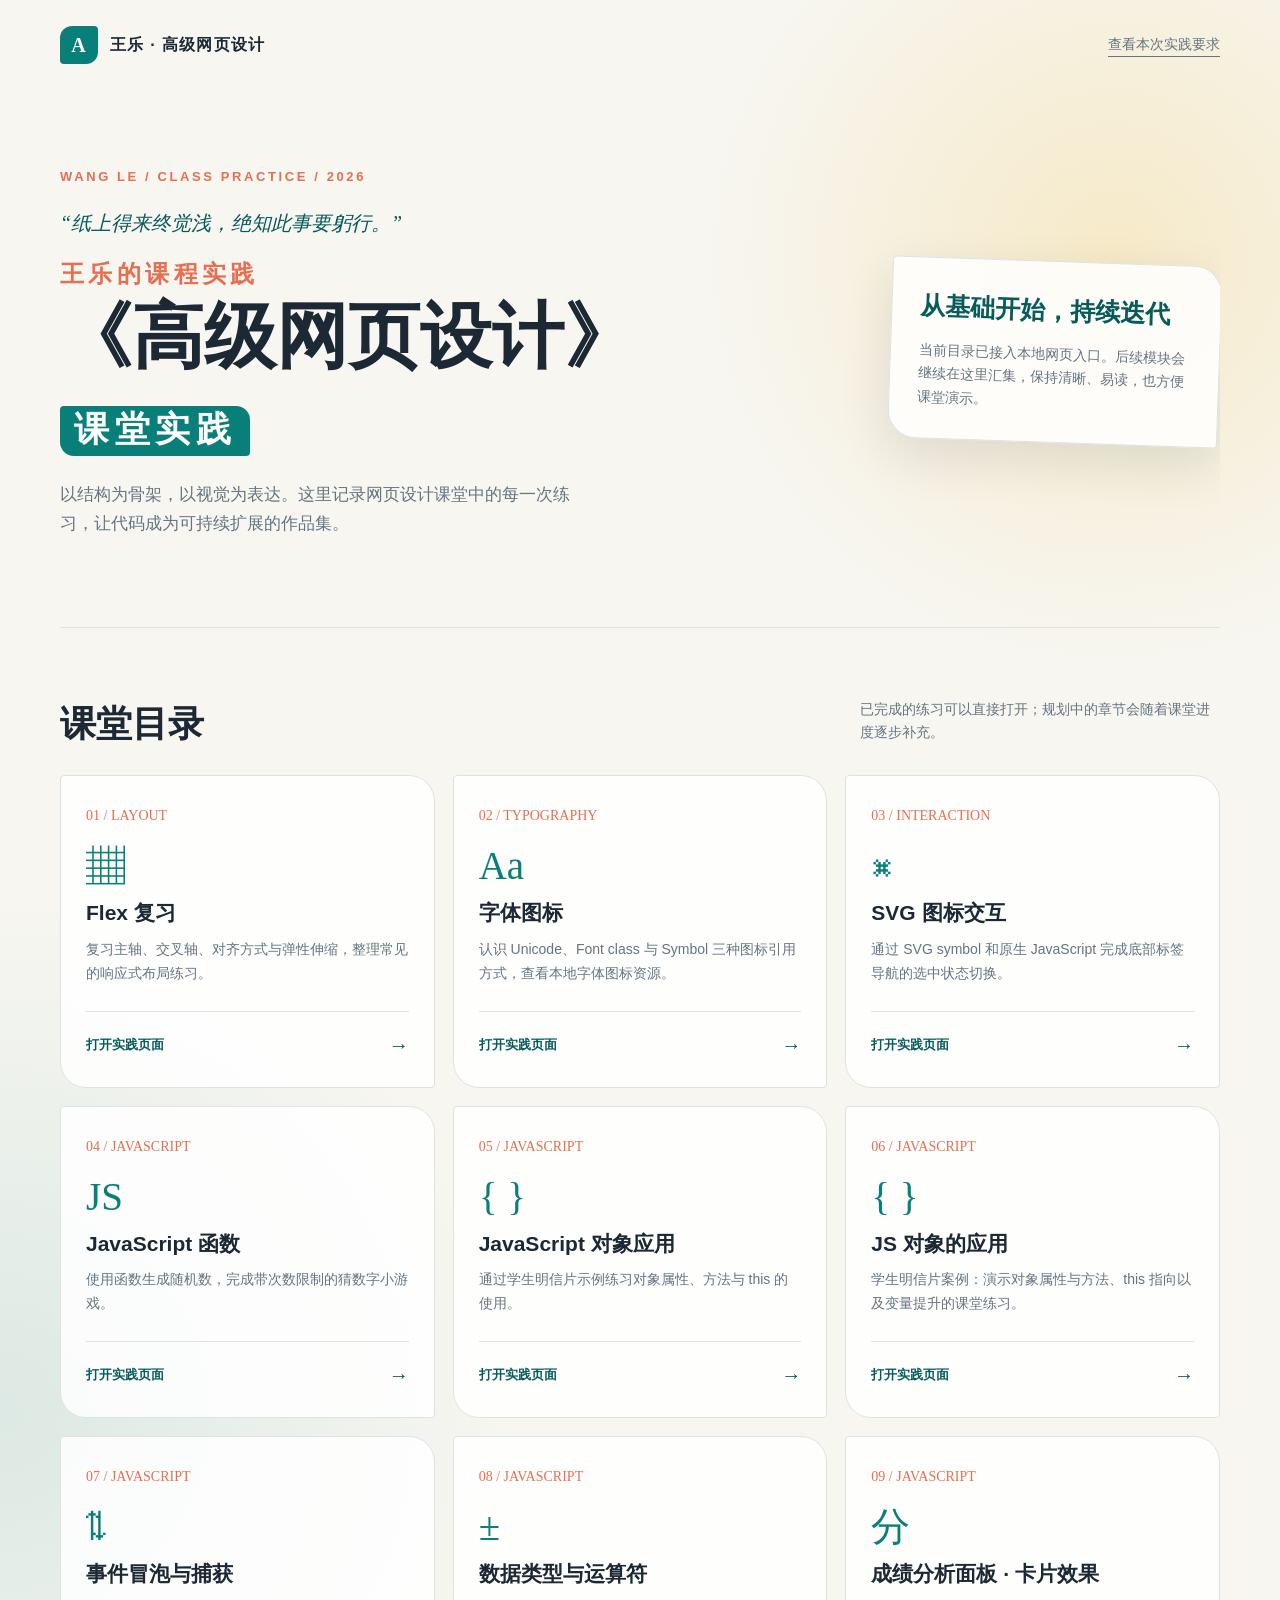
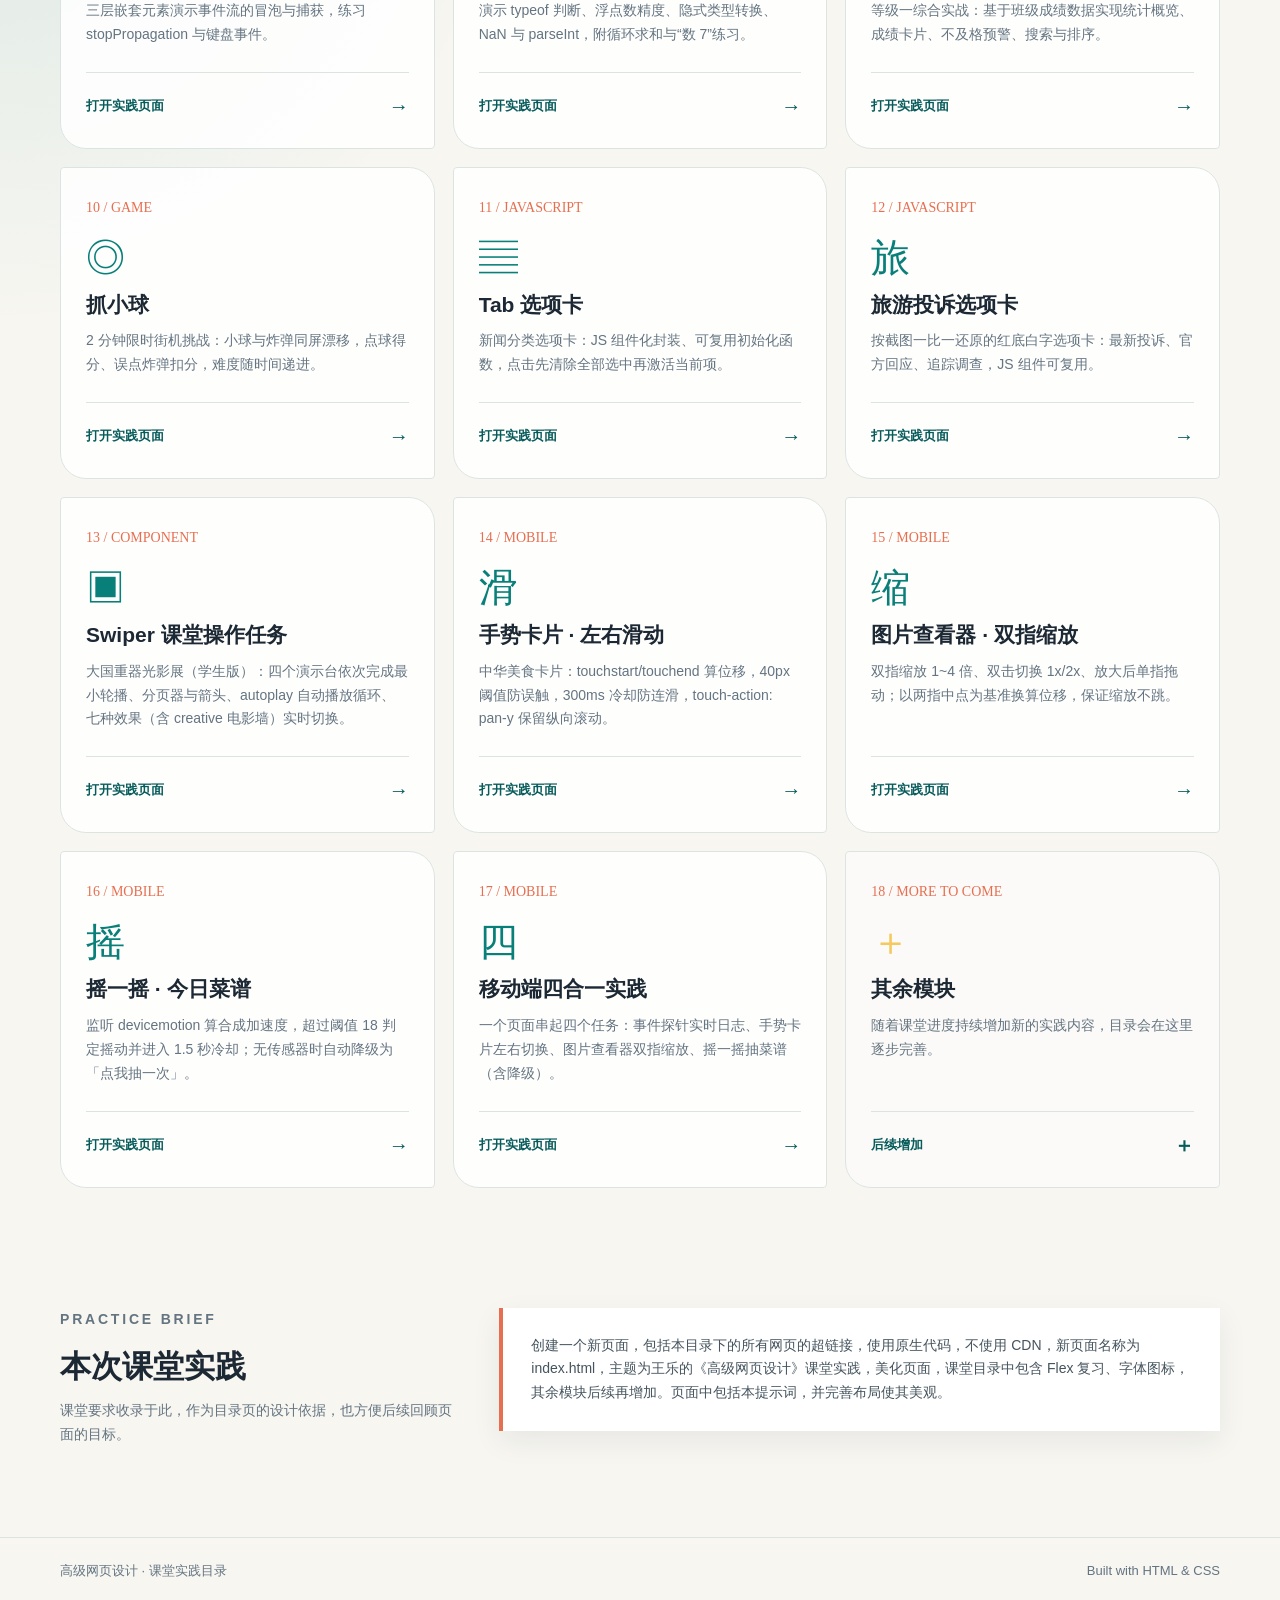
<file: index.html>
<!DOCTYPE html>
<html lang="zh-CN">
<head>
  <meta charset="UTF-8">
  <meta name="viewport" content="width=device-width, initial-scale=1.0">
  <meta name="description" content="王乐的《高级网页设计》课堂实践目录">
  <title>王乐的《高级网页设计》课堂实践</title>
  <style>
    :root {
      --ink: #1c2833;
      --muted: #647481;
      --paper: #f7f6f1;
      --card: rgba(255, 255, 255, 0.84);
      --line: #dce4e3;
      --teal: #087f78;
      --teal-dark: #075b5b;
      --coral: #e76f51;
      --yellow: #f4c95d;
      --shadow: 0 18px 50px rgba(28, 40, 51, 0.11);
    }

    * { box-sizing: border-box; }

    html { scroll-behavior: smooth; }

    body {
      margin: 0;
      color: var(--ink);
      background:
        radial-gradient(circle at 87% 8%, rgba(244, 201, 93, .28), transparent 26rem),
        radial-gradient(circle at 0% 44%, rgba(8, 127, 120, .11), transparent 32rem),
        var(--paper);
      font-family: "Microsoft YaHei", "PingFang SC", sans-serif;
      line-height: 1.7;
    }

    a { color: inherit; text-decoration: none; }

    .page-shell { width: min(1160px, calc(100% - 40px)); margin: 0 auto; }

    .topbar {
      display: flex;
      align-items: center;
      justify-content: space-between;
      padding: 26px 0;
      animation: appear .7s ease both;
    }

    .brand { display: flex; align-items: center; gap: 12px; font-weight: 700; letter-spacing: .08em; }
    .brand-mark {
      display: grid; place-items: center; width: 38px; height: 38px;
      color: #fff; background: var(--teal); border-radius: 12px 4px 12px 4px;
      font-family: Georgia, serif; font-size: 20px;
    }
    .top-link { color: var(--muted); font-size: 14px; border-bottom: 1px solid var(--muted); }

    .hero {
      position: relative; overflow: hidden; padding: 76px 0 88px;
      display: grid; grid-template-columns: 1.1fr .9fr; gap: 54px; align-items: center;
      border-bottom: 1px solid var(--line);
    }
    .eyebrow { margin: 0 0 18px; color: var(--coral); font-size: 13px; font-weight: 700; letter-spacing: .2em; }
    .motto { margin: 0 0 20px; color: var(--teal-dark); font-family: Georgia, "Times New Roman", serif; font-size: 20px; font-style: italic; }
    h1 { max-width: 720px; margin: 0; font-family: "Microsoft YaHei", "PingFang SC", sans-serif; font-size: clamp(40px, 6.4vw, 72px); line-height: 1.12; letter-spacing: 0; }
    .title-owner { display: block; margin-bottom: 8px; color: var(--coral); font-size: .34em; font-weight: 700; letter-spacing: .18em; }
    .title-main { display: block; color: var(--ink); font-weight: 900; }
    .title-practice { display: inline-block; margin-top: 10px; padding: 4px 14px 7px; color: #fff; background: var(--teal); border-radius: 4px 14px 4px 14px; font-size: .48em; font-weight: 700; letter-spacing: .16em; }
    .hero-copy { max-width: 540px; margin: 24px 0 0; color: var(--muted); font-size: 17px; }
    .hero-note { justify-self: end; max-width: 330px; padding: 28px; border: 1px solid var(--line); border-radius: 4px 28px 4px 28px; background: var(--card); box-shadow: var(--shadow); transform: rotate(2deg); }
    .hero-note strong { display: block; margin-bottom: 10px; color: var(--teal-dark); font-family: Georgia, serif; font-size: 25px; }
    .hero-note p { margin: 0; color: var(--muted); font-size: 14px; }

    .section { padding: 70px 0; }
    .section-heading { display: flex; align-items: end; justify-content: space-between; gap: 20px; margin-bottom: 30px; }
    h2 { margin: 0; font-family: Georgia, "Times New Roman", serif; font-size: 36px; line-height: 1.15; }
    .section-heading p { max-width: 360px; margin: 0; color: var(--muted); font-size: 14px; }

    .module-grid { display: grid; grid-template-columns: repeat(3, 1fr); gap: 18px; }
    .module {
      position: relative; display: flex; min-height: 270px; flex-direction: column; justify-content: space-between;
      padding: 25px; border: 1px solid var(--line); border-radius: 4px 26px 4px 26px; background: var(--card);
      transition: transform .25s ease, box-shadow .25s ease, border-color .25s ease;
      animation: appear .7s ease both;
    }
    .module:nth-child(2) { animation-delay: .1s; }
    .module:nth-child(3) { animation-delay: .2s; }
    .module:hover { transform: translateY(-7px); border-color: var(--teal); box-shadow: var(--shadow); }
    .module-number { color: var(--coral); font-family: Georgia, serif; font-size: 14px; }
    .module-icon { margin: 18px 0 10px; color: var(--teal); font-family: Georgia, serif; font-size: 39px; line-height: 1; }
    .module h3 { margin: 0 0 7px; font-size: 21px; }
    .module p { margin: 0; color: var(--muted); font-size: 14px; }
    .module-footer { display: flex; align-items: center; justify-content: space-between; margin-top: 25px; padding-top: 16px; border-top: 1px solid var(--line); color: var(--teal-dark); font-size: 13px; font-weight: 700; }
    .module-footer span:last-child { font-size: 20px; transition: transform .2s ease; }
    .module:hover .module-footer span:last-child { transform: translateX(5px); }
    .planned { opacity: .76; background: rgba(255,255,255,.48); }
    .planned .module-icon { color: var(--yellow); }

    .prompt-section { display: grid; grid-template-columns: .72fr 1.28fr; gap: 34px; align-items: start; padding: 50px 0 76px; }
    .prompt-intro h2 { font-size: 31px; }
    .prompt-intro p { color: var(--muted); font-size: 14px; }
    .prompt-box { margin: 0; padding: 26px 28px; border-left: 4px solid var(--coral); background: #fff; box-shadow: 0 10px 28px rgba(28,40,51,.07); color: #45545e; font-family: "Microsoft YaHei", sans-serif; font-size: 14px; white-space: pre-wrap; }

    footer { padding: 22px 0 30px; border-top: 1px solid var(--line); color: var(--muted); font-size: 13px; }
    .footer-inner { display: flex; justify-content: space-between; gap: 20px; }

    @keyframes appear { from { opacity: 0; transform: translateY(14px); } to { opacity: 1; transform: translateY(0); } }
    @media (max-width: 760px) {
      .page-shell { width: min(100% - 28px, 620px); }
      .topbar { padding: 18px 0; }
      .hero { display: block; padding: 54px 0 60px; }
      .hero-note { margin-top: 38px; transform: none; }
      .section { padding: 52px 0; }
      .section-heading, .footer-inner { display: block; }
      .section-heading p { margin-top: 14px; }
      .module-grid, .prompt-section { grid-template-columns: 1fr; }
      .module { min-height: 235px; }
      .prompt-box { margin-top: 6px; padding: 20px; }
      footer { padding-bottom: 24px; }
    }
  </style>
</head>
<body>
  <header class="page-shell topbar">
    <a class="brand" href="index.html" aria-label="返回课堂首页">
      <span class="brand-mark">A</span>
      <span>王乐 · 高级网页设计</span>
    </a>
    <a class="top-link" href="#prompt">查看本次实践要求</a>
  </header>

  <main>
    <section class="page-shell hero">
      <div>
        <p class="eyebrow">WANG LE / CLASS PRACTICE / 2026</p>
        <blockquote class="motto">“纸上得来终觉浅，绝知此事要躬行。”</blockquote>
        <h1>
          <span class="title-owner">王乐的课程实践</span>
          <span class="title-main">《高级网页设计》</span>
          <span class="title-practice">课堂实践</span>
        </h1>
        <p class="hero-copy">以结构为骨架，以视觉为表达。这里记录网页设计课堂中的每一次练习，让代码成为可持续扩展的作品集。</p>
      </div>
      <aside class="hero-note">
        <strong>从基础开始，持续迭代</strong>
        <p>当前目录已接入本地网页入口。后续模块会继续在这里汇集，保持清晰、易读，也方便课堂演示。</p>
      </aside>
    </section>

    <section class="page-shell section" id="modules">
      <div class="section-heading">
        <h2>课堂目录</h2>
        <p>已完成的练习可以直接打开；规划中的章节会随着课堂进度逐步补充。</p>
      </div>
      <div class="module-grid">
        <a class="module" href="9.2.html">
          <div>
            <span class="module-number">01 / LAYOUT</span>
            <div class="module-icon">▦</div>
            <h3>Flex 复习</h3>
            <p>复习主轴、交叉轴、对齐方式与弹性伸缩，整理常见的响应式布局练习。</p>
          </div>
          <div class="module-footer"><span>打开实践页面</span><span>→</span></div>
        </a>
        <a class="module" href="demo_index.html">
          <div>
            <span class="module-number">02 / TYPOGRAPHY</span>
            <div class="module-icon">Aa</div>
            <h3>字体图标</h3>
            <p>认识 Unicode、Font class 与 Symbol 三种图标引用方式，查看本地字体图标资源。</p>
          </div>
          <div class="module-footer"><span>打开实践页面</span><span>→</span></div>
        </a>
        <a class="module" href="svg005.html">
          <div>
            <span class="module-number">03 / INTERACTION</span>
            <div class="module-icon">⌘</div>
            <h3>SVG 图标交互</h3>
            <p>通过 SVG symbol 和原生 JavaScript 完成底部标签导航的选中状态切换。</p>
          </div>
          <div class="module-footer"><span>打开实践页面</span><span>→</span></div>
        </a>
        <a class="module" href="function005.html">
          <div>
            <span class="module-number">04 / JAVASCRIPT</span>
            <div class="module-icon">JS</div>
            <h3>JavaScript 函数</h3>
            <p>使用函数生成随机数，完成带次数限制的猜数字小游戏。</p>
          </div>
          <div class="module-footer"><span>打开实践页面</span><span>→</span></div>
        </a>
        <a class="module" href="JS_obj_fun005.html">
          <div>
            <span class="module-number">05 / JAVASCRIPT</span>
            <div class="module-icon">{ }</div>
            <h3>JavaScript 对象应用</h3>
            <p>通过学生明信片示例练习对象属性、方法与 this 的使用。</p>
          </div>
          <div class="module-footer"><span>打开实践页面</span><span>→</span></div>
        </a>
        <a class="module" href="JS_boj_apply.html">
          <div>
            <span class="module-number">06 / JAVASCRIPT</span>
            <div class="module-icon">{ }</div>
            <h3>JS 对象的应用</h3>
            <p>学生明信片案例：演示对象属性与方法、this 指向以及变量提升的课堂练习。</p>
          </div>
          <div class="module-footer"><span>打开实践页面</span><span>→</span></div>
        </a>
        <a class="module" href="event005.html">
          <div>
            <span class="module-number">07 / JAVASCRIPT</span>
            <div class="module-icon">⇅</div>
            <h3>事件冒泡与捕获</h3>
            <p>三层嵌套元素演示事件流的冒泡与捕获，练习 stopPropagation 与键盘事件。</p>
          </div>
          <div class="module-footer"><span>打开实践页面</span><span>→</span></div>
        </a>
        <a class="module" href="dateType.html">
          <div>
            <span class="module-number">08 / JAVASCRIPT</span>
            <div class="module-icon">±</div>
            <h3>数据类型与运算符</h3>
            <p>演示 typeof 判断、浮点数精度、隐式类型转换、NaN 与 parseInt，附循环求和与“数 7”练习。</p>
          </div>
          <div class="module-footer"><span>打开实践页面</span><span>→</span></div>
        </a>
        <a class="module" href="starter-level1-0206+wl.html">
          <div>
            <span class="module-number">09 / JAVASCRIPT</span>
            <div class="module-icon">分</div>
            <h3>成绩分析面板 · 卡片效果</h3>
            <p>等级一综合实战：基于班级成绩数据实现统计概览、成绩卡片、不及格预警、搜索与排序。</p>
          </div>
          <div class="module-footer"><span>打开实践页面</span><span>→</span></div>
        </a>
        <a class="module" href="youxi.html">
          <div>
            <span class="module-number">10 / GAME</span>
            <div class="module-icon">◎</div>
            <h3>抓小球</h3>
            <p>2 分钟限时街机挑战：小球与炸弹同屏漂移，点球得分、误点炸弹扣分，难度随时间递进。</p>
          </div>
          <div class="module-footer"><span>打开实践页面</span><span>→</span></div>
        </a>
        <a class="module" href="tab.html">
          <div>
            <span class="module-number">11 / JAVASCRIPT</span>
            <div class="module-icon">▤</div>
            <h3>Tab 选项卡</h3>
            <p>新闻分类选项卡：JS 组件化封装、可复用初始化函数，点击先清除全部选中再激活当前项。</p>
          </div>
          <div class="module-footer"><span>打开实践页面</span><span>→</span></div>
        </a>
        <a class="module" href="tousu.html">
          <div>
            <span class="module-number">12 / JAVASCRIPT</span>
            <div class="module-icon">旅</div>
            <h3>旅游投诉选项卡</h3>
            <p>按截图一比一还原的红底白字选项卡：最新投诉、官方回应、追踪调查，JS 组件可复用。</p>
          </div>
          <div class="module-footer"><span>打开实践页面</span><span>→</span></div>
        </a>
        <a class="module" href="swiper-task.html">
          <div>
            <span class="module-number">13 / COMPONENT</span>
            <div class="module-icon">▣</div>
            <h3>Swiper 课堂操作任务</h3>
            <p>大国重器光影展（学生版）：四个演示台依次完成最小轮播、分页器与箭头、autoplay 自动播放循环、七种效果（含 creative 电影墙）实时切换。</p>
          </div>
          <div class="module-footer"><span>打开实践页面</span><span>→</span></div>
        </a>
        <a class="module" href="mobile-gesture.html">
          <div>
            <span class="module-number">14 / MOBILE</span>
            <div class="module-icon">滑</div>
            <h3>手势卡片 · 左右滑动</h3>
            <p>中华美食卡片：touchstart/touchend 算位移，40px 阈值防误触，300ms 冷却防连滑，touch-action: pan-y 保留纵向滚动。</p>
          </div>
          <div class="module-footer"><span>打开实践页面</span><span>→</span></div>
        </a>
        <a class="module" href="mobile-zoom.html">
          <div>
            <span class="module-number">15 / MOBILE</span>
            <div class="module-icon">缩</div>
            <h3>图片查看器 · 双指缩放</h3>
            <p>双指缩放 1~4 倍、双击切换 1x/2x、放大后单指拖动；以两指中点为基准换算位移，保证缩放不跳。</p>
          </div>
          <div class="module-footer"><span>打开实践页面</span><span>→</span></div>
        </a>
        <a class="module" href="mobile-sensor.html">
          <div>
            <span class="module-number">16 / MOBILE</span>
            <div class="module-icon">摇</div>
            <h3>摇一摇 · 今日菜谱</h3>
            <p>监听 devicemotion 算合成加速度，超过阈值 18 判定摇动并进入 1.5 秒冷却；无传感器时自动降级为「点我抽一次」。</p>
          </div>
          <div class="module-footer"><span>打开实践页面</span><span>→</span></div>
        </a>
        <a class="module" href="mobile-tasks.html">
          <div>
            <span class="module-number">17 / MOBILE</span>
            <div class="module-icon">四</div>
            <h3>移动端四合一实践</h3>
            <p>一个页面串起四个任务：事件探针实时日志、手势卡片左右切换、图片查看器双指缩放、摇一摇抽菜谱（含降级）。</p>
          </div>
          <div class="module-footer"><span>打开实践页面</span><span>→</span></div>
        </a>
        <article class="module planned">
          <div>
            <span class="module-number">18 / MORE TO COME</span>
            <div class="module-icon">＋</div>
            <h3>其余模块</h3>
            <p>随着课堂进度持续增加新的实践内容，目录会在这里逐步完善。</p>
          </div>
          <div class="module-footer"><span>后续增加</span><span>＋</span></div>
        </article>
      </div>
    </section>

    <section class="page-shell prompt-section" id="prompt">
      <div class="prompt-intro">
        <p class="eyebrow">PRACTICE BRIEF</p>
        <h2>本次课堂实践</h2>
        <p>课堂要求收录于此，作为目录页的设计依据，也方便后续回顾页面的目标。</p>
      </div>
      <blockquote class="prompt-box">创建一个新页面，包括本目录下的所有网页的超链接，使用原生代码，不使用 CDN，新页面名称为 index.html，主题为王乐的《高级网页设计》课堂实践，美化页面，课堂目录中包含 Flex 复习、字体图标，其余模块后续再增加。页面中包括本提示词，并完善布局使其美观。</blockquote>
    </section>
  </main>

  <footer>
    <div class="page-shell footer-inner">
      <span>高级网页设计 · 课堂实践目录</span>
      <span>Built with HTML &amp; CSS</span>
    </div>
  </footer>
</body>
</html>
</file>
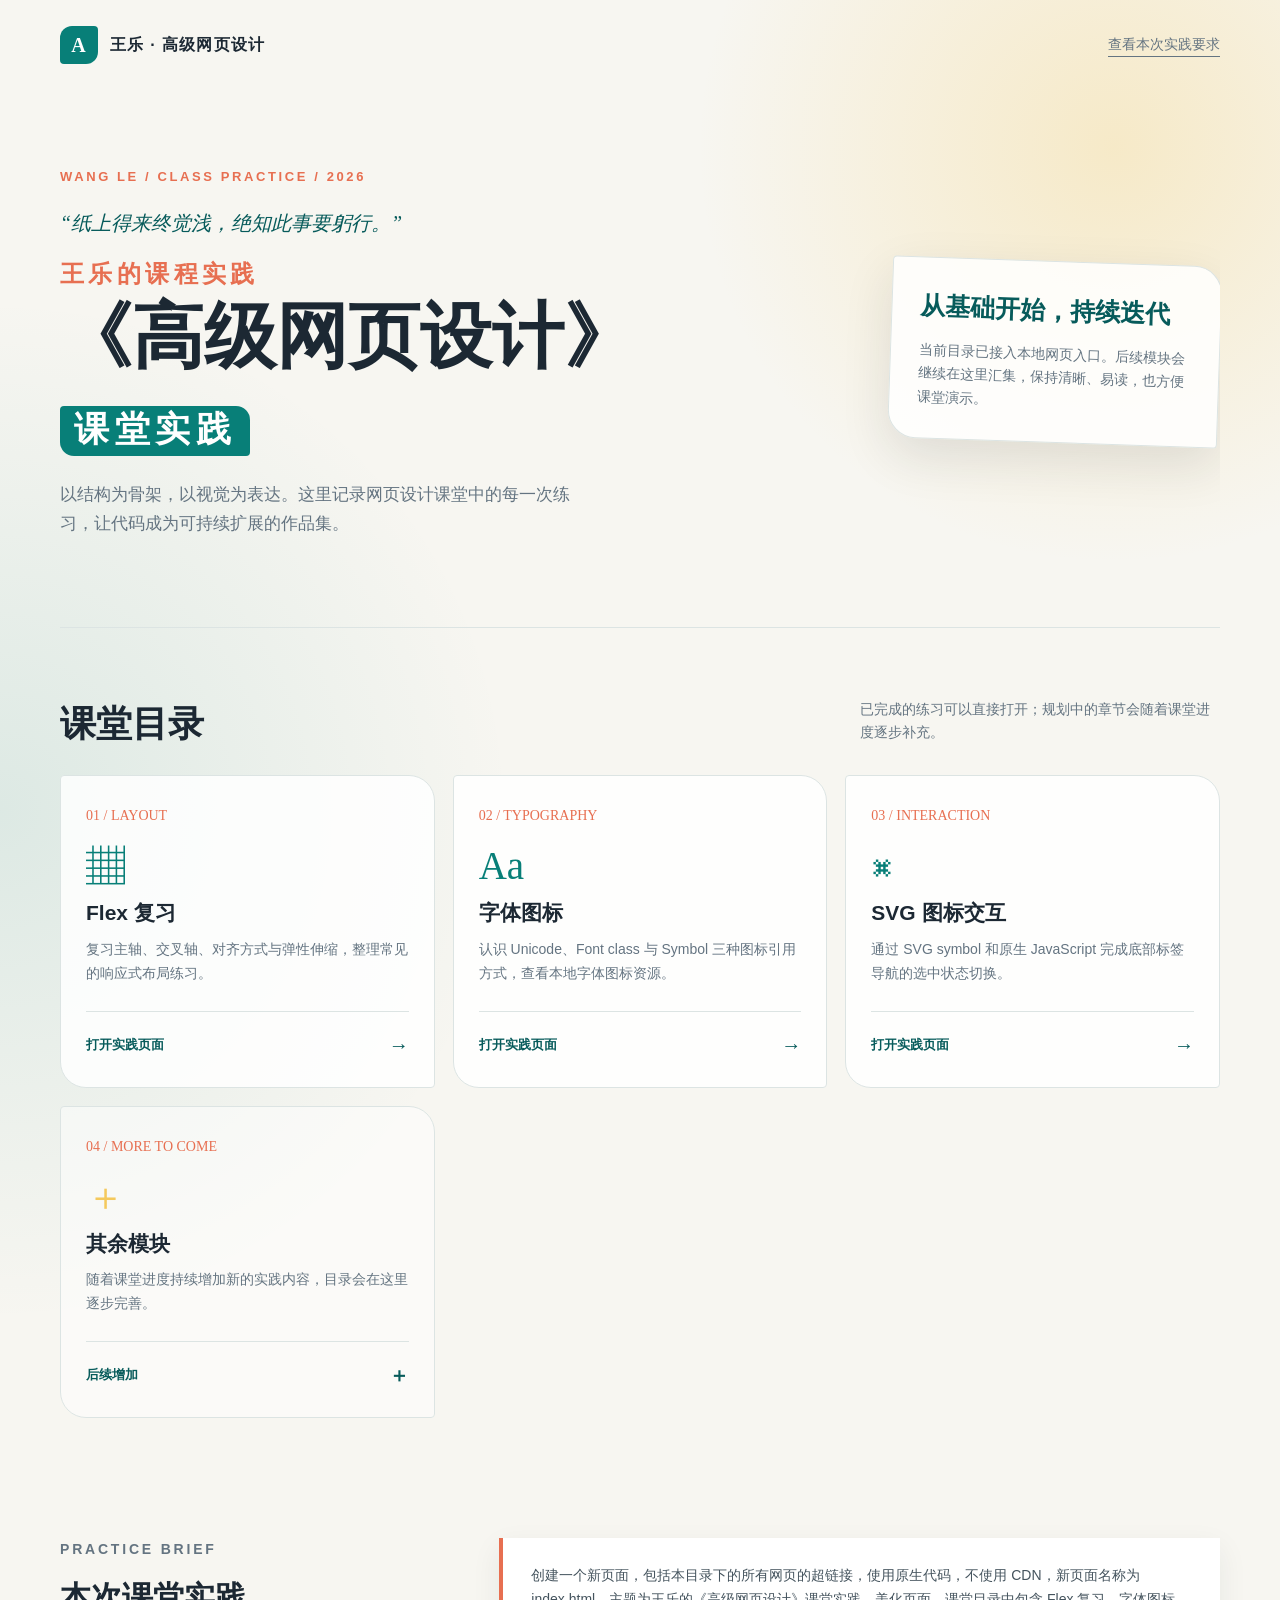
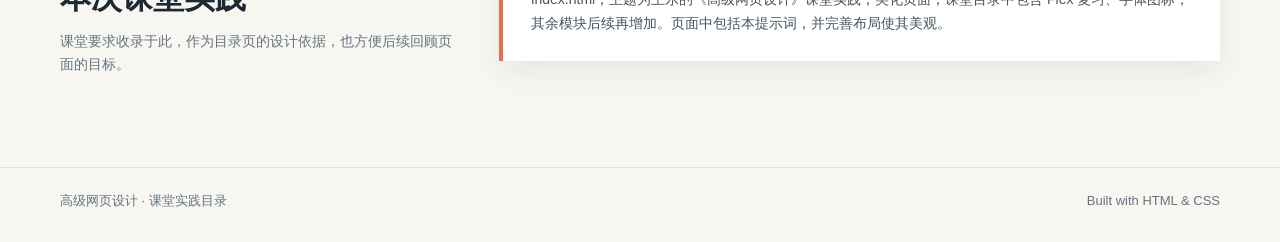
<file: 24002120206/index.html>
<!DOCTYPE html>
<html lang="zh-CN">
<head>
  <meta charset="UTF-8">
  <meta name="viewport" content="width=device-width, initial-scale=1.0">
  <meta name="description" content="王乐的《高级网页设计》课堂实践目录">
  <title>王乐的《高级网页设计》课堂实践</title>
  <style>
    :root {
      --ink: #1c2833;
      --muted: #647481;
      --paper: #f7f6f1;
      --card: rgba(255, 255, 255, 0.84);
      --line: #dce4e3;
      --teal: #087f78;
      --teal-dark: #075b5b;
      --coral: #e76f51;
      --yellow: #f4c95d;
      --shadow: 0 18px 50px rgba(28, 40, 51, 0.11);
    }

    * { box-sizing: border-box; }

    html { scroll-behavior: smooth; }

    body {
      margin: 0;
      color: var(--ink);
      background:
        radial-gradient(circle at 87% 8%, rgba(244, 201, 93, .28), transparent 26rem),
        radial-gradient(circle at 0% 44%, rgba(8, 127, 120, .11), transparent 32rem),
        var(--paper);
      font-family: "Microsoft YaHei", "PingFang SC", sans-serif;
      line-height: 1.7;
    }

    a { color: inherit; text-decoration: none; }

    .page-shell { width: min(1160px, calc(100% - 40px)); margin: 0 auto; }

    .topbar {
      display: flex;
      align-items: center;
      justify-content: space-between;
      padding: 26px 0;
      animation: appear .7s ease both;
    }

    .brand { display: flex; align-items: center; gap: 12px; font-weight: 700; letter-spacing: .08em; }
    .brand-mark {
      display: grid; place-items: center; width: 38px; height: 38px;
      color: #fff; background: var(--teal); border-radius: 12px 4px 12px 4px;
      font-family: Georgia, serif; font-size: 20px;
    }
    .top-link { color: var(--muted); font-size: 14px; border-bottom: 1px solid var(--muted); }

    .hero {
      position: relative; overflow: hidden; padding: 76px 0 88px;
      display: grid; grid-template-columns: 1.1fr .9fr; gap: 54px; align-items: center;
      border-bottom: 1px solid var(--line);
    }
    .eyebrow { margin: 0 0 18px; color: var(--coral); font-size: 13px; font-weight: 700; letter-spacing: .2em; }
    .motto { margin: 0 0 20px; color: var(--teal-dark); font-family: Georgia, "Times New Roman", serif; font-size: 20px; font-style: italic; }
    h1 { max-width: 720px; margin: 0; font-family: "Microsoft YaHei", "PingFang SC", sans-serif; font-size: clamp(40px, 6.4vw, 72px); line-height: 1.12; letter-spacing: 0; }
    .title-owner { display: block; margin-bottom: 8px; color: var(--coral); font-size: .34em; font-weight: 700; letter-spacing: .18em; }
    .title-main { display: block; color: var(--ink); font-weight: 900; }
    .title-practice { display: inline-block; margin-top: 10px; padding: 4px 14px 7px; color: #fff; background: var(--teal); border-radius: 4px 14px 4px 14px; font-size: .48em; font-weight: 700; letter-spacing: .16em; }
    .hero-copy { max-width: 540px; margin: 24px 0 0; color: var(--muted); font-size: 17px; }
    .hero-note { justify-self: end; max-width: 330px; padding: 28px; border: 1px solid var(--line); border-radius: 4px 28px 4px 28px; background: var(--card); box-shadow: var(--shadow); transform: rotate(2deg); }
    .hero-note strong { display: block; margin-bottom: 10px; color: var(--teal-dark); font-family: Georgia, serif; font-size: 25px; }
    .hero-note p { margin: 0; color: var(--muted); font-size: 14px; }

    .section { padding: 70px 0; }
    .section-heading { display: flex; align-items: end; justify-content: space-between; gap: 20px; margin-bottom: 30px; }
    h2 { margin: 0; font-family: Georgia, "Times New Roman", serif; font-size: 36px; line-height: 1.15; }
    .section-heading p { max-width: 360px; margin: 0; color: var(--muted); font-size: 14px; }

    .module-grid { display: grid; grid-template-columns: repeat(3, 1fr); gap: 18px; }
    .module {
      position: relative; display: flex; min-height: 270px; flex-direction: column; justify-content: space-between;
      padding: 25px; border: 1px solid var(--line); border-radius: 4px 26px 4px 26px; background: var(--card);
      transition: transform .25s ease, box-shadow .25s ease, border-color .25s ease;
      animation: appear .7s ease both;
    }
    .module:nth-child(2) { animation-delay: .1s; }
    .module:nth-child(3) { animation-delay: .2s; }
    .module:hover { transform: translateY(-7px); border-color: var(--teal); box-shadow: var(--shadow); }
    .module-number { color: var(--coral); font-family: Georgia, serif; font-size: 14px; }
    .module-icon { margin: 18px 0 10px; color: var(--teal); font-family: Georgia, serif; font-size: 39px; line-height: 1; }
    .module h3 { margin: 0 0 7px; font-size: 21px; }
    .module p { margin: 0; color: var(--muted); font-size: 14px; }
    .module-footer { display: flex; align-items: center; justify-content: space-between; margin-top: 25px; padding-top: 16px; border-top: 1px solid var(--line); color: var(--teal-dark); font-size: 13px; font-weight: 700; }
    .module-footer span:last-child { font-size: 20px; transition: transform .2s ease; }
    .module:hover .module-footer span:last-child { transform: translateX(5px); }
    .planned { opacity: .76; background: rgba(255,255,255,.48); }
    .planned .module-icon { color: var(--yellow); }

    .prompt-section { display: grid; grid-template-columns: .72fr 1.28fr; gap: 34px; align-items: start; padding: 50px 0 76px; }
    .prompt-intro h2 { font-size: 31px; }
    .prompt-intro p { color: var(--muted); font-size: 14px; }
    .prompt-box { margin: 0; padding: 26px 28px; border-left: 4px solid var(--coral); background: #fff; box-shadow: 0 10px 28px rgba(28,40,51,.07); color: #45545e; font-family: "Microsoft YaHei", sans-serif; font-size: 14px; white-space: pre-wrap; }

    footer { padding: 22px 0 30px; border-top: 1px solid var(--line); color: var(--muted); font-size: 13px; }
    .footer-inner { display: flex; justify-content: space-between; gap: 20px; }

    @keyframes appear { from { opacity: 0; transform: translateY(14px); } to { opacity: 1; transform: translateY(0); } }
    @media (max-width: 760px) {
      .page-shell { width: min(100% - 28px, 620px); }
      .topbar { padding: 18px 0; }
      .hero { display: block; padding: 54px 0 60px; }
      .hero-note { margin-top: 38px; transform: none; }
      .section { padding: 52px 0; }
      .section-heading, .footer-inner { display: block; }
      .section-heading p { margin-top: 14px; }
      .module-grid, .prompt-section { grid-template-columns: 1fr; }
      .module { min-height: 235px; }
      .prompt-box { margin-top: 6px; padding: 20px; }
      footer { padding-bottom: 24px; }
    }
  </style>
</head>
<body>
  <header class="page-shell topbar">
    <a class="brand" href="index.html" aria-label="返回课堂首页">
      <span class="brand-mark">A</span>
      <span>王乐 · 高级网页设计</span>
    </a>
    <a class="top-link" href="#prompt">查看本次实践要求</a>
  </header>

  <main>
    <section class="page-shell hero">
      <div>
        <p class="eyebrow">WANG LE / CLASS PRACTICE / 2026</p>
        <blockquote class="motto">“纸上得来终觉浅，绝知此事要躬行。”</blockquote>
        <h1>
          <span class="title-owner">王乐的课程实践</span>
          <span class="title-main">《高级网页设计》</span>
          <span class="title-practice">课堂实践</span>
        </h1>
        <p class="hero-copy">以结构为骨架，以视觉为表达。这里记录网页设计课堂中的每一次练习，让代码成为可持续扩展的作品集。</p>
      </div>
      <aside class="hero-note">
        <strong>从基础开始，持续迭代</strong>
        <p>当前目录已接入本地网页入口。后续模块会继续在这里汇集，保持清晰、易读，也方便课堂演示。</p>
      </aside>
    </section>

    <section class="page-shell section" id="modules">
      <div class="section-heading">
        <h2>课堂目录</h2>
        <p>已完成的练习可以直接打开；规划中的章节会随着课堂进度逐步补充。</p>
      </div>
      <div class="module-grid">
        <a class="module" href="9.2.html">
          <div>
            <span class="module-number">01 / LAYOUT</span>
            <div class="module-icon">▦</div>
            <h3>Flex 复习</h3>
            <p>复习主轴、交叉轴、对齐方式与弹性伸缩，整理常见的响应式布局练习。</p>
          </div>
          <div class="module-footer"><span>打开实践页面</span><span>→</span></div>
        </a>
        <a class="module" href="demo_index.html">
          <div>
            <span class="module-number">02 / TYPOGRAPHY</span>
            <div class="module-icon">Aa</div>
            <h3>字体图标</h3>
            <p>认识 Unicode、Font class 与 Symbol 三种图标引用方式，查看本地字体图标资源。</p>
          </div>
          <div class="module-footer"><span>打开实践页面</span><span>→</span></div>
        </a>
        <a class="module" href="svg005.html">
          <div>
            <span class="module-number">03 / INTERACTION</span>
            <div class="module-icon">⌘</div>
            <h3>SVG 图标交互</h3>
            <p>通过 SVG symbol 和原生 JavaScript 完成底部标签导航的选中状态切换。</p>
          </div>
          <div class="module-footer"><span>打开实践页面</span><span>→</span></div>
        </a>
        <article class="module planned">
          <div>
            <span class="module-number">04 / MORE TO COME</span>
            <div class="module-icon">＋</div>
            <h3>其余模块</h3>
            <p>随着课堂进度持续增加新的实践内容，目录会在这里逐步完善。</p>
          </div>
          <div class="module-footer"><span>后续增加</span><span>＋</span></div>
        </article>
      </div>
    </section>

    <section class="page-shell prompt-section" id="prompt">
      <div class="prompt-intro">
        <p class="eyebrow">PRACTICE BRIEF</p>
        <h2>本次课堂实践</h2>
        <p>课堂要求收录于此，作为目录页的设计依据，也方便后续回顾页面的目标。</p>
      </div>
      <blockquote class="prompt-box">创建一个新页面，包括本目录下的所有网页的超链接，使用原生代码，不使用 CDN，新页面名称为 index.html，主题为王乐的《高级网页设计》课堂实践，美化页面，课堂目录中包含 Flex 复习、字体图标，其余模块后续再增加。页面中包括本提示词，并完善布局使其美观。</blockquote>
    </section>
  </main>

  <footer>
    <div class="page-shell footer-inner">
      <span>高级网页设计 · 课堂实践目录</span>
      <span>Built with HTML &amp; CSS</span>
    </div>
  </footer>
</body>
</html>
</file>
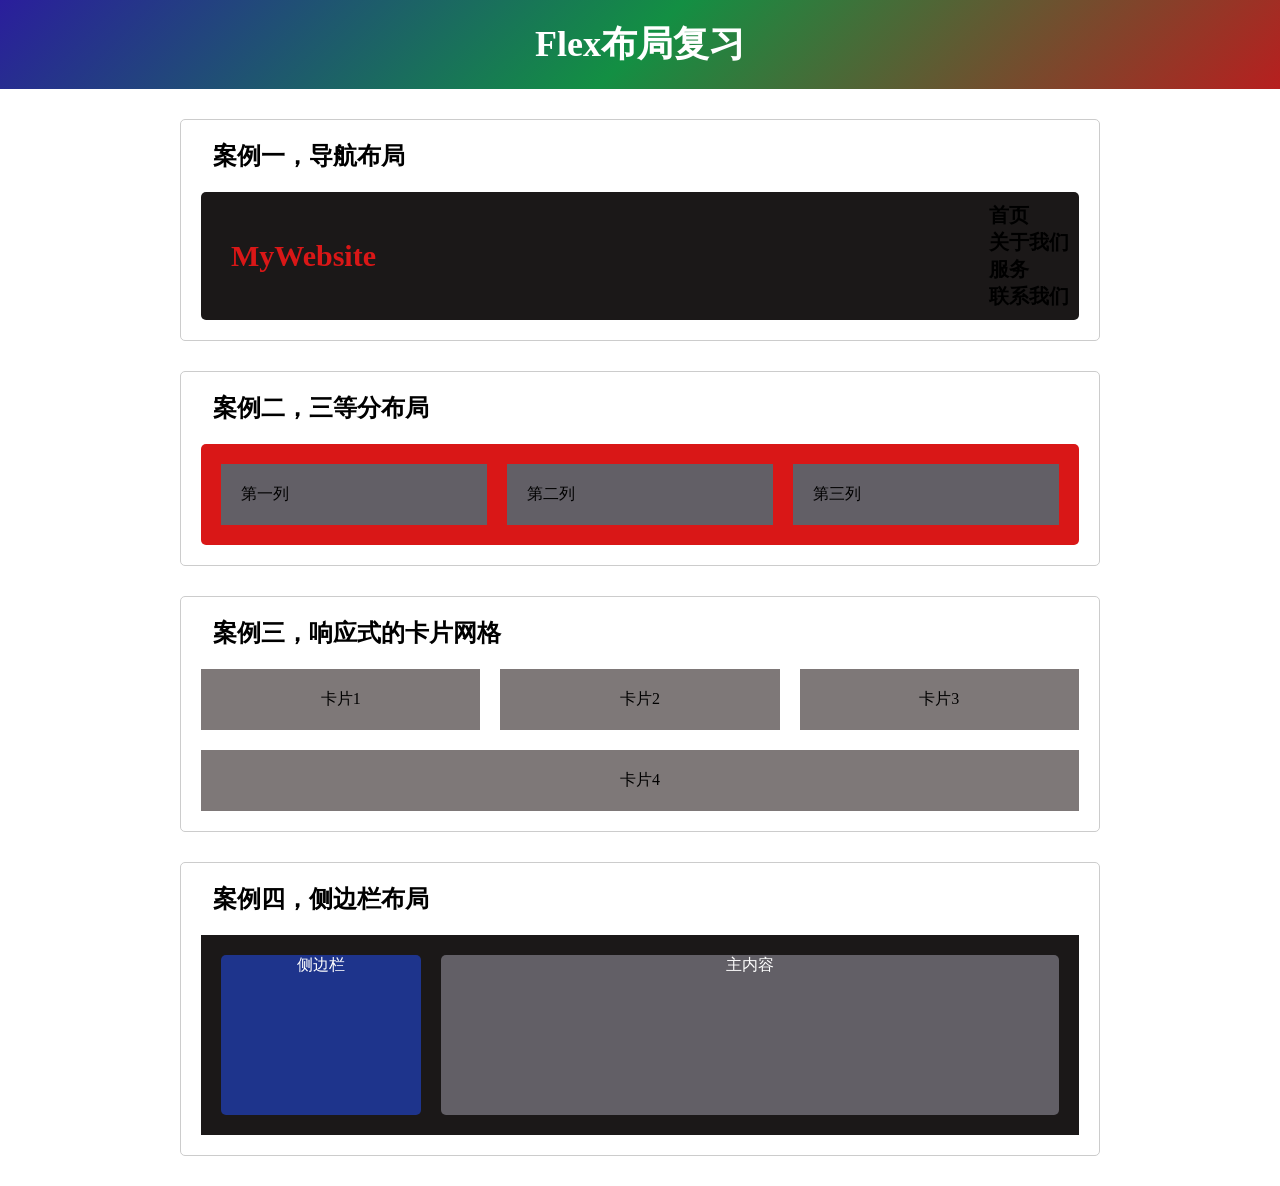
<file: 9.2.html>
<!DOCTYPE html>
<html lang="en">
<head>
    <meta charset="UTF-8">
    <meta name="viewport" content="width=device-width, initial-scale=1.0">
    <title>Document</title>
    <link rel="stylesheet" href="9.2.1.css">
</head>
<!--h5语义标签header,footer,nav,main,article,section,aside,figure,figcaption,mark,progress,video,audio,embed,object
本质上都是div-->
<body>
    <header class="page-header">
        <h2>Flex布局复习</h2>
    </header>
    <main class="page-main">
        <section class="case">
        <h2 class="case-title">案例一，导航布局</h2>
        <nav class="nav-bar">
            <a href="#" class="logo">MyWebsite</a>
            <!--快捷输入：ul>li*4(ul下面有4个ul) -->
            <ul class="nav-list">
                <li><a href="#">首页</a></li>
                <li><a href="#">关于我们</a></li>
                <li><a href="#">服务</a></li>
                <li><a href="#">联系我们</a></li>
            </ul>
        </nav>
    </section>
    <!--案例二：三等分布局-->
    <section class="case">
        <h2 class="case-title">案例二，三等分布局</h2>
        <div class="three-columns">
            <div class="column"> 第一列</div>
            <div class="column"> 第二列</div>
            <div class="column"> 第三列</div>
        </div>
    </section>
    <!--案例三：响应式的卡片网格-->
    <section class="case">
        <h2 class="case-title">案例三，响应式的卡片网格</h2>
        <div class="card-grid">
            <div class="card">卡片1</div>
            <div class="card">卡片2</div>
            <div class="card">卡片3</div>
            <div class="card">卡片4</div>
                    </div>
    </section>
    <!--案例四：侧边栏布局-->
    <section class="case">
        <h2 class="case-title">案例四，侧边栏布局</h2>
        <div class="sidebar">
            <aside>侧边栏</aside>
            <div class="main-content">
                主内容
            </div>
        </div>
    </section>

</body>
</html>
</file>
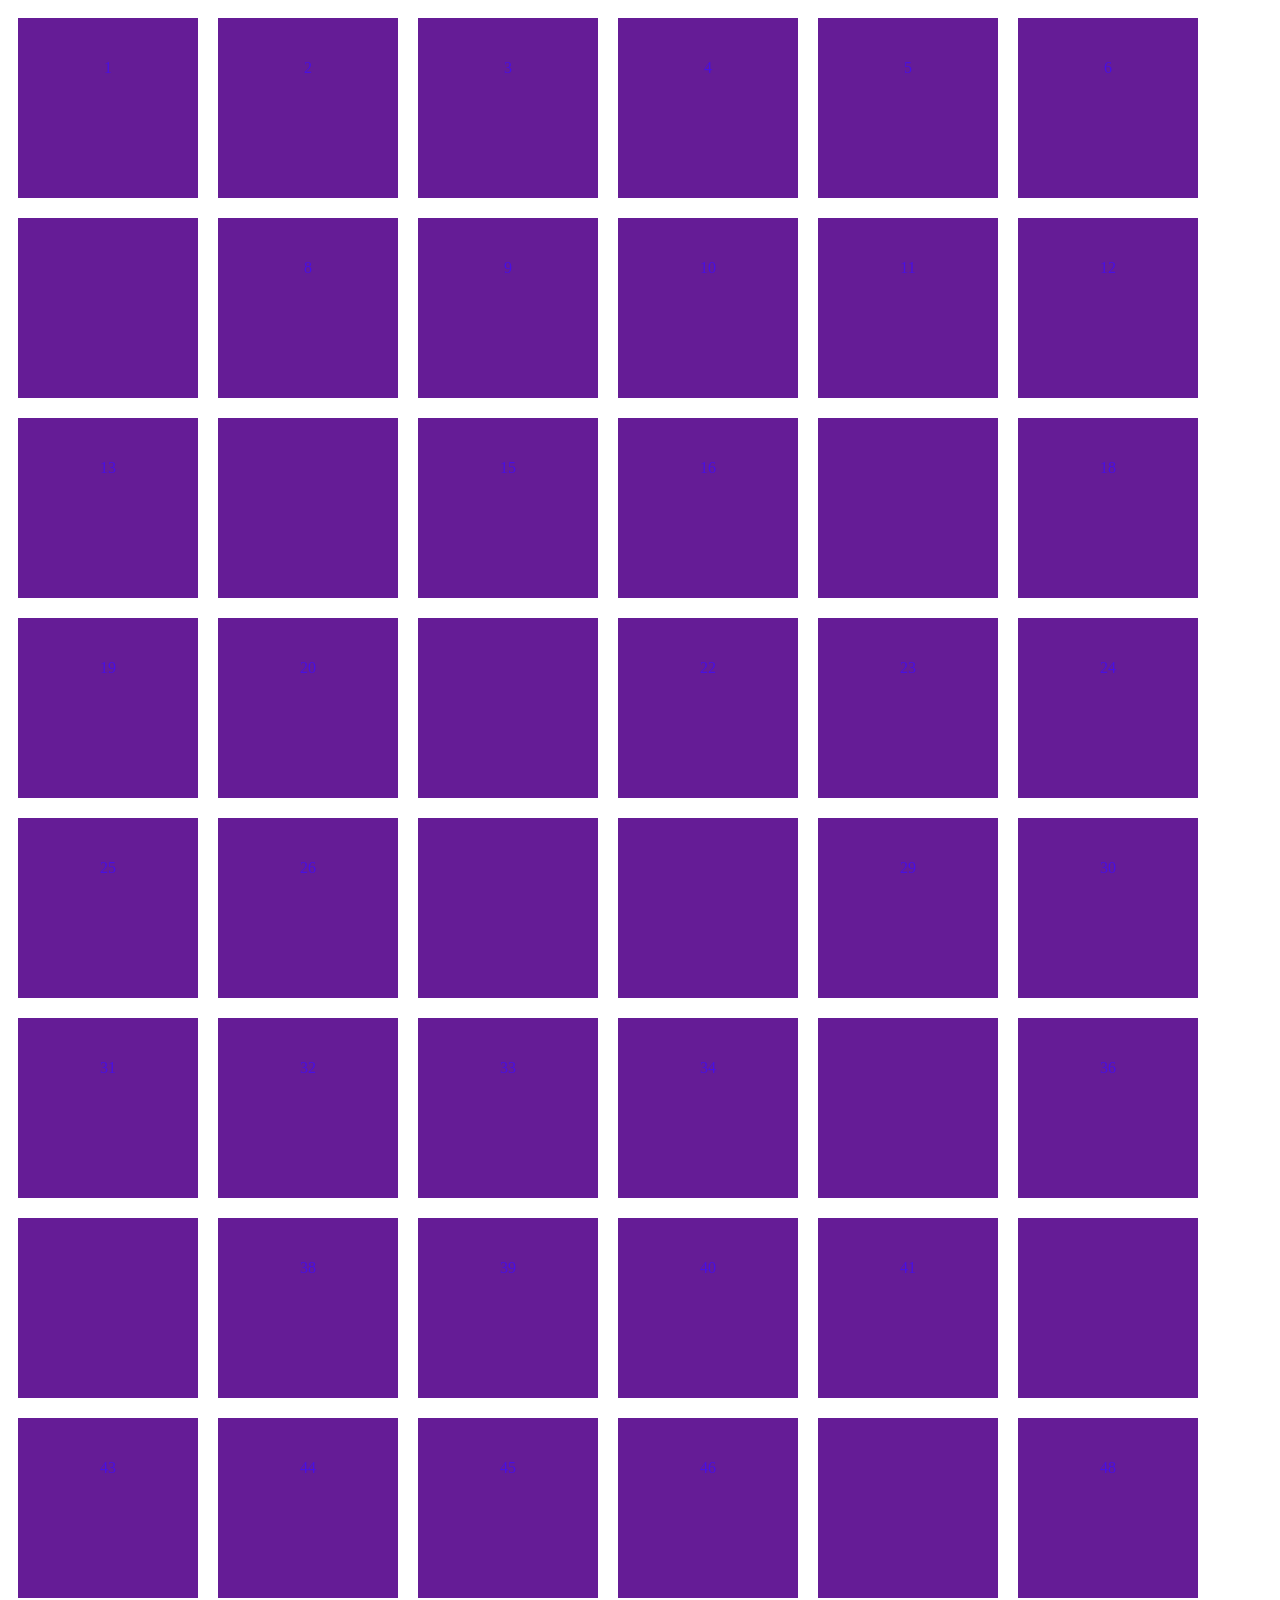
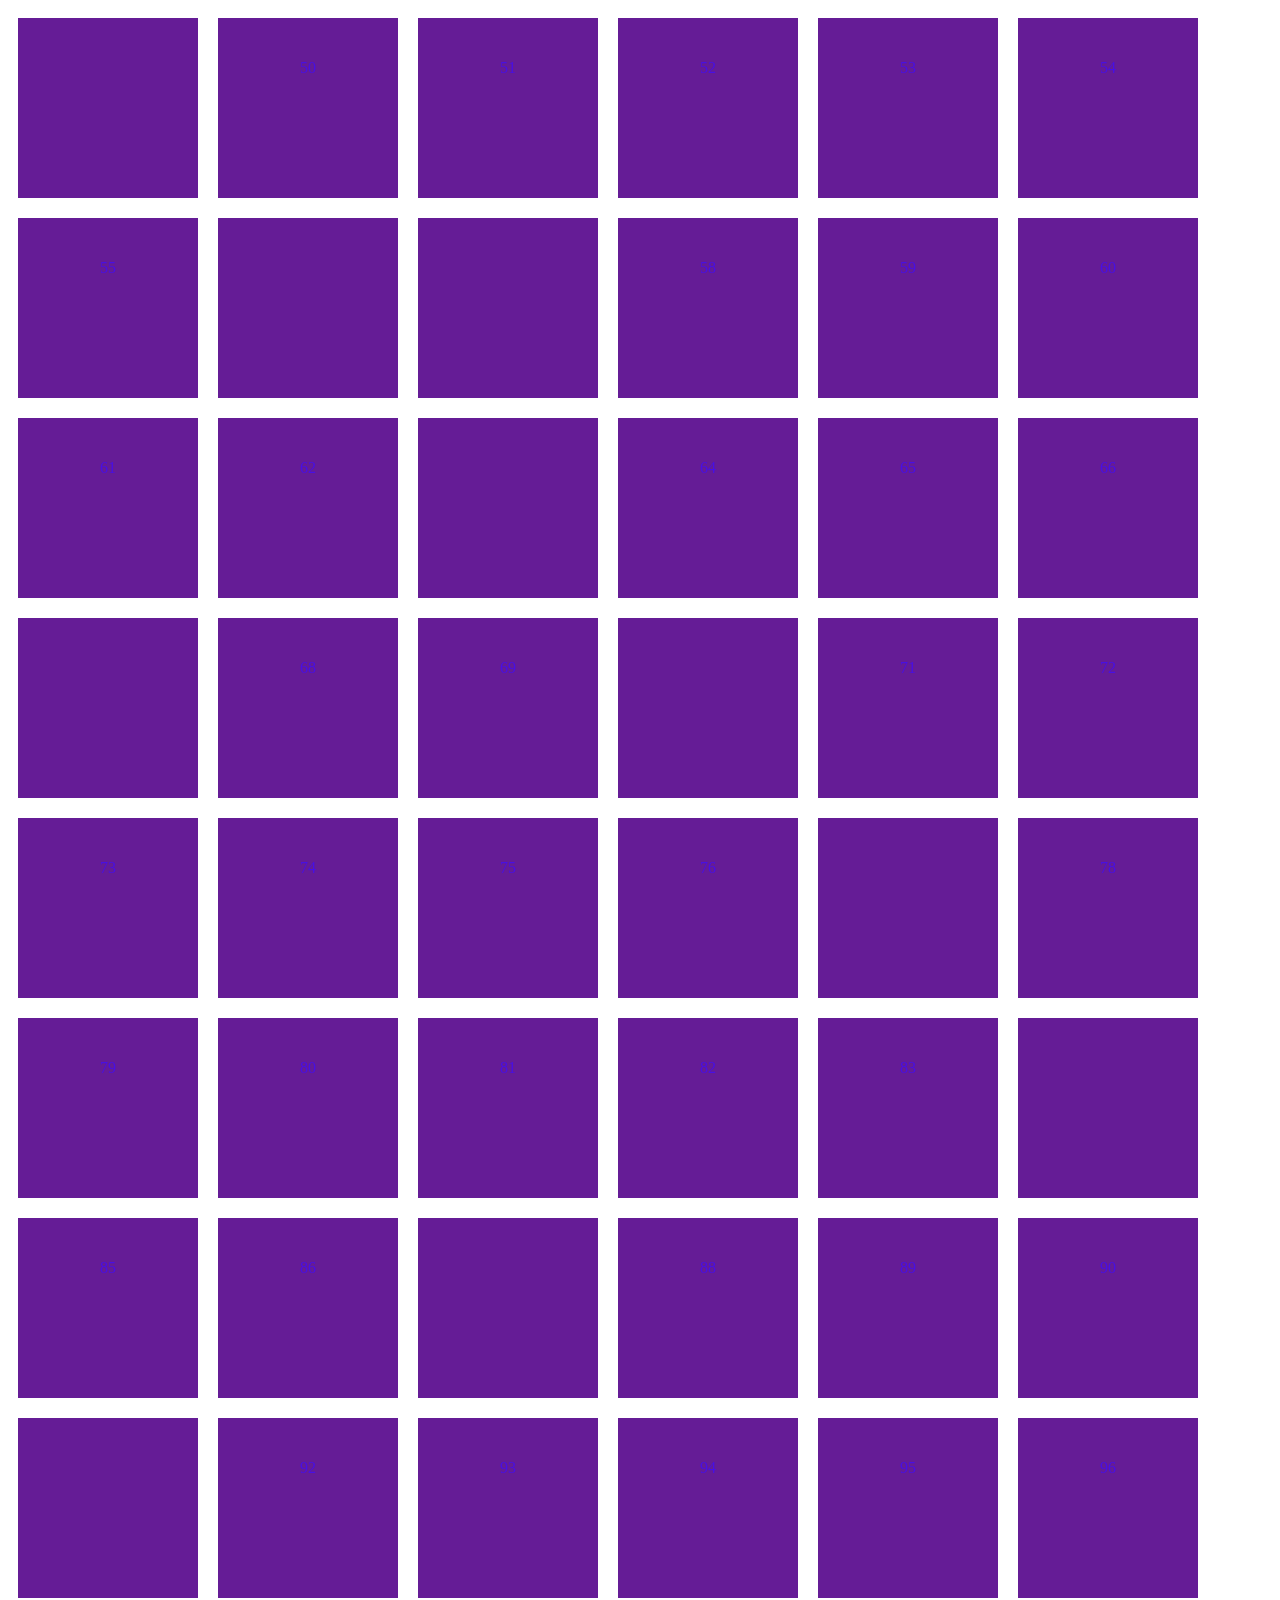
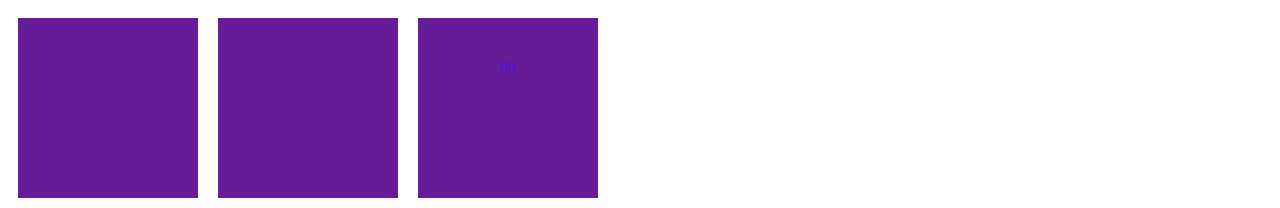
<file: dateType.html>
<!DOCTYPE html>
<html lang="en">
<head>
    <meta charset="UTF-8">
    <meta name="viewport" content="width=device-width, initial-scale=1.0">
    <title>数据类型与运算符</title>
    <style>
        div{
            width: 180px;
            height: 180px;
            background-color: #651c96;
            margin: 10px;
            color: #4810e4;
            text-align: center;
            line-height: 100px;
            float: left;
        }

    </style>
</head>
<body>
    <script>
    var a = 6, b = 1;
    console.log(a + b);
    console.log(a++, ++b);
    console.log(a - b > 0 ? a : b);
    console.log(true && false, true || false, !true);

    var str = "hello world",
        num = 123,
        bl = true,
        obj = { name: "行三", age: 18 },
        ud,
        kong = null;

    console.log(typeof bl, typeof obj, typeof ud, typeof kong);
    console.log(0.1 + 0.2 == 0.3);
    // JS不能用 == 或者 === 来判断浮点数是否相等
    // 因为小数不能用二进制精确存储
    //数据类型转化；+号的时候将数字转化成字符串，-只能用于数值运算
    console.log(1+"1","1"-1,"11"+1-1);
    console.log("wangle"-1);
    //NAN
    console.log(isNaN(8));
    console.log(NaN == NaN,null==null);
    //isNaN() 用于判断一个值是否为NaN
    //parseInt() 是取整向下取整  
    console.log(parseInt(123,12));
    var num = 123;
    console.log(num==parseInt(num));
    //parseInt() 函数的第二个参数是进制数
    console.log(parseInt("100,16"));
    //1-100求和
    var num = 0;
    for(var i=1;i<=100;i++){
        num += i;
    }
    // 数7，（7的倍数，最大到99，个位是7，或者十位是7，不显示数字）
    for(var i=1;i<=99;i++){
        if(i%7==0 || i%10==7 || i/10==7){
            document.write("<div></div>");
        }
        else{
            document.write("<div>" + i + "</div>");
        }   
    }
    //课后练习：回文数显示
    </script>
    
</body>
</html>
</file>
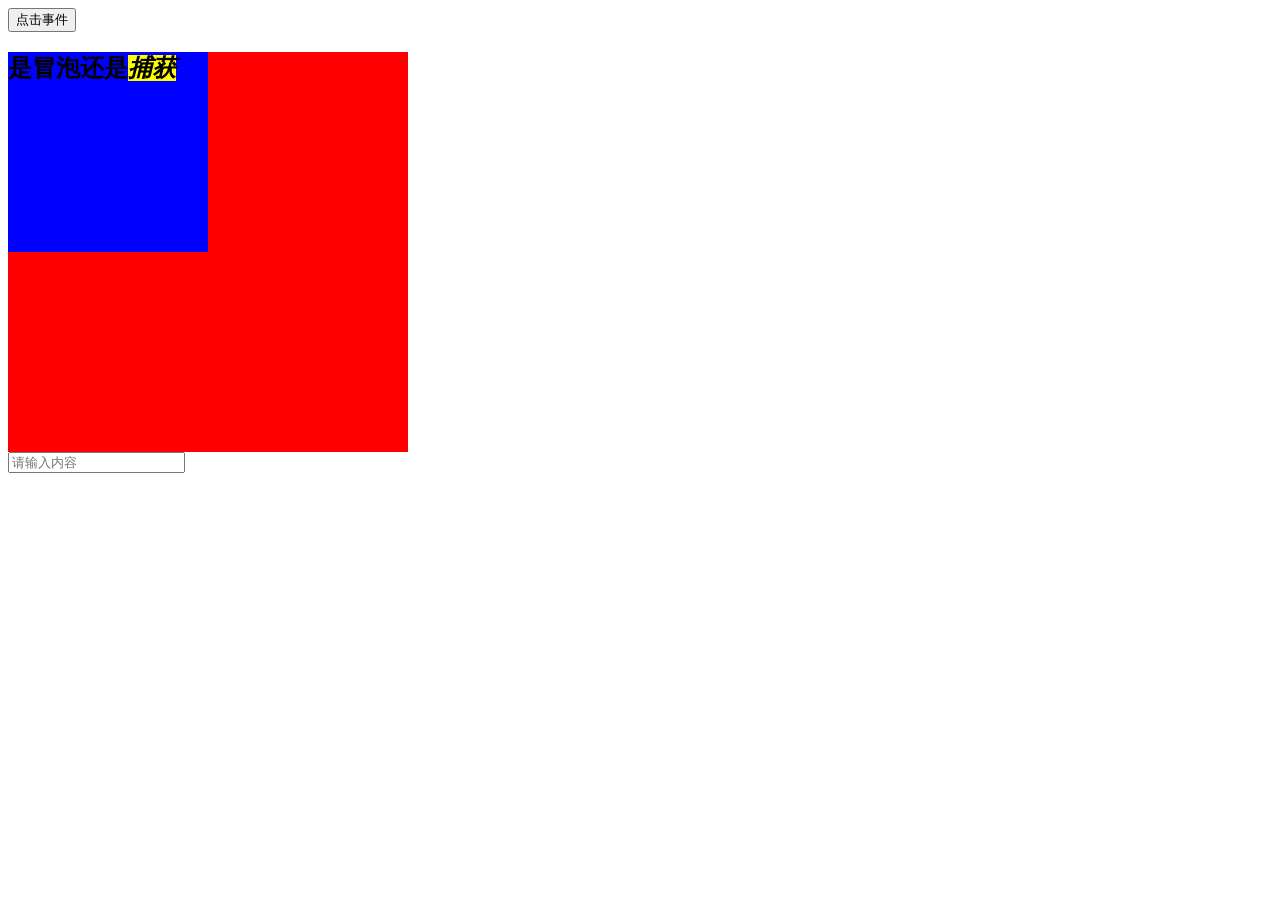
<file: event005.html>
<!DOCTYPE html>
<html lang="en">
<head>
    <meta charset="UTF-8">
    <meta name="viewport" content="width=device-width, initial-scale=1.0">
    <title>事件的冒泡与捕获</title>
    <style>
        .box {
            width: 400px;
            height: 400px;
            background-color: red;
        }
        #h2 {
            width: 200px;
            height: 200px;
            background-color: blue;
        }
        #em {
            width: 100px;
            height: 100px;
            background-color: yellow;
        }
    </style>
    <!-- 冒泡：事件会从最里层开始，逐层向上传播，直到document对象。
     ——冒泡是从子元素到父元素依次触发 
     捕获：事件会从最外层开始，逐层向下传播。先出发父元素，再触发子元素
-->
</head>
<body>
    <button  id="myButton" onclick="clickFun()">点击事件</button>
    <div class="box" id="box" >
        <h2 id="h2">是冒泡还是<em id="em">捕获</em></h2>
    </div>
    <input type="text" id="input" placeholder="请输入内容">
    <script>
        function clickFun() {
            alert("点击事件");
        }
        var box = document.getElementById("box");
//只有在id选择器可以直接使用box，也就是上面获取元素可以省
        box.addEventListener("click", function () {
            alert("box");
        }, false); //false表示冒泡，true表示捕获
        var h2 = document.getElementById("h2");
        h2.addEventListener("click", function () {
            alert("h2");
        }, false);
        //var box = document.getElementById("em");
        var em = document.getElementById("em");
        em.addEventListener("click", function () {
            alert("em");
            stopPropagation();//阻止事件冒泡
        }, false);
        box.addEventListener("mousemove", function () {
            h2.innerHTML="鼠标在盒子内易懂的坐标是："
            e.clientx + "," + e.clienty + "<br>鼠标在盒子内的坐标是："
            + (e.offsetx) + "," + (e.offsety);
        }, true); //false表示冒泡，true表示捕获
    input.addEventListener("keydown", function (e) {
        alert("按下了键盘" + e.key+"键");
    }, false);
    </script>
</body>
</html>
</file>
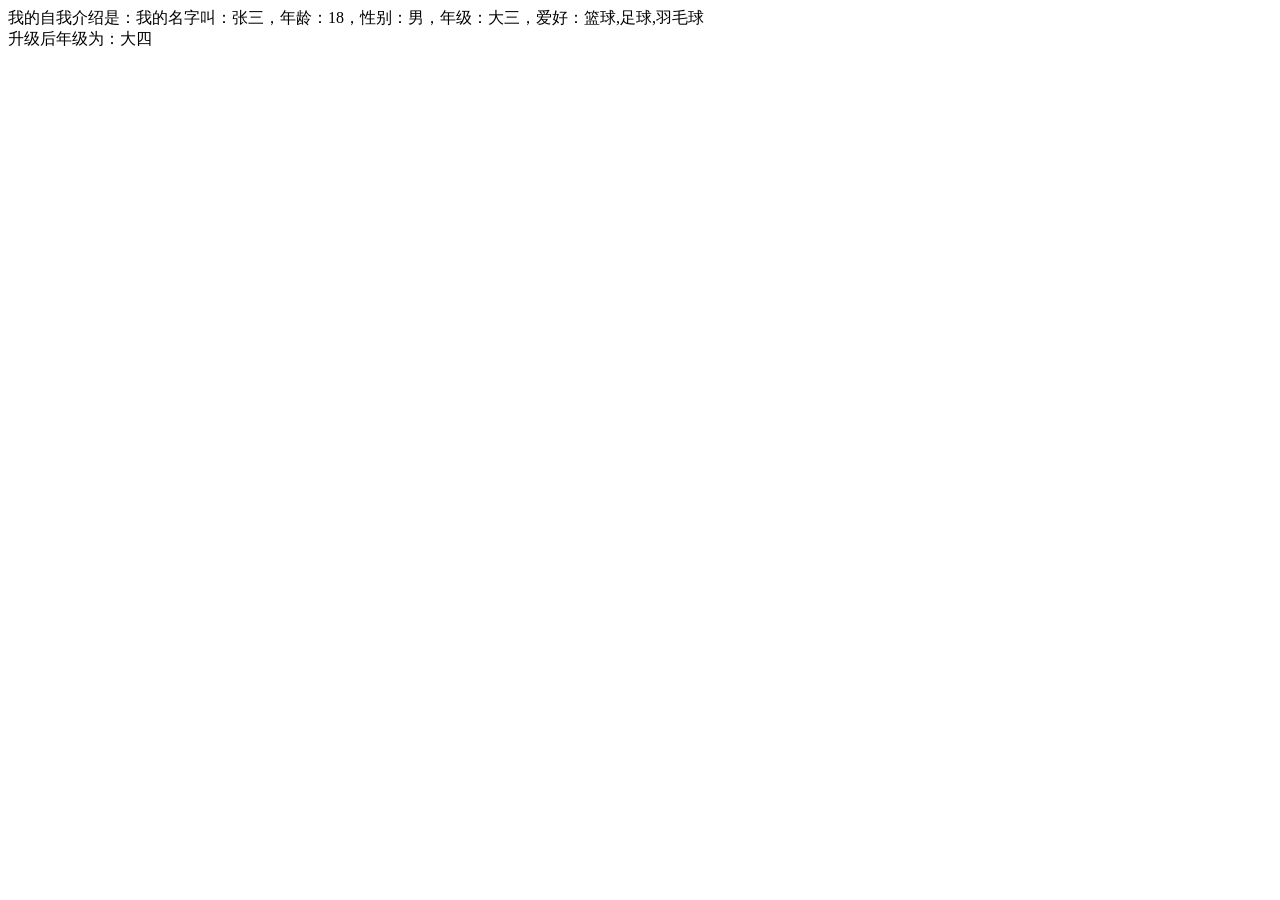
<file: JS_boj_apply.html>
<!DOCTYPE html>
<html lang="en">
<head>
    <meta charset="UTF-8">
    <meta name="viewport" content="width=device-width, initial-scale=1.0">
    <title>JS对象的应用</title>
</head>
<body>
    <!-- 个人明信片的案例：明信片中包含属性和方法，贴近大学生生活 -->
    <script>
        var studentCard = {
            name: "张三",
            age: 18,
            sex: "男",
            hobby: ["篮球", "足球", "羽毛球"],
            grade: "大三",
            // 方法
            introduce: function () {
                // 反引号可以嵌入表达式，this指向当前对象$()这个$就是要嵌入的变量
                return `我的名字叫：${this.name}，年龄：${this.age}，性别：${this.sex}，年级：${this.grade}，爱好：${this.hobby}`;
            },
            upgrade: function () {
              const grades = ["大一", "大二", "大三", "大四"];
            //   变量的提升，提升的是变量的声明，变量的赋值不会提升
            // let声明的变量不会提升
              console.log("index="+index);
              var index=grades.indexOf(this.grade);
            //   let是块级作用域，i只在当前块级作用域有效，
            // var的作用域如果定义在最前面是全局变量，如果定义在函数内，是函数作用域，函数外部无法访问
                  if(index!==-1 && index < grades.length - 1) {
                      this.grade = grades[index + 1];
                  }else {
                      this.grade = "毕业";
                  
                  
              }
              return this.grade;

            }
        }

        document.write("<div>我的自我介绍是：" + studentCard.introduce() + "</div>");
        document.write("<div>升级后年级为：" + studentCard.upgrade() + "</div>");
    </script>
</body>
</html>
</file>
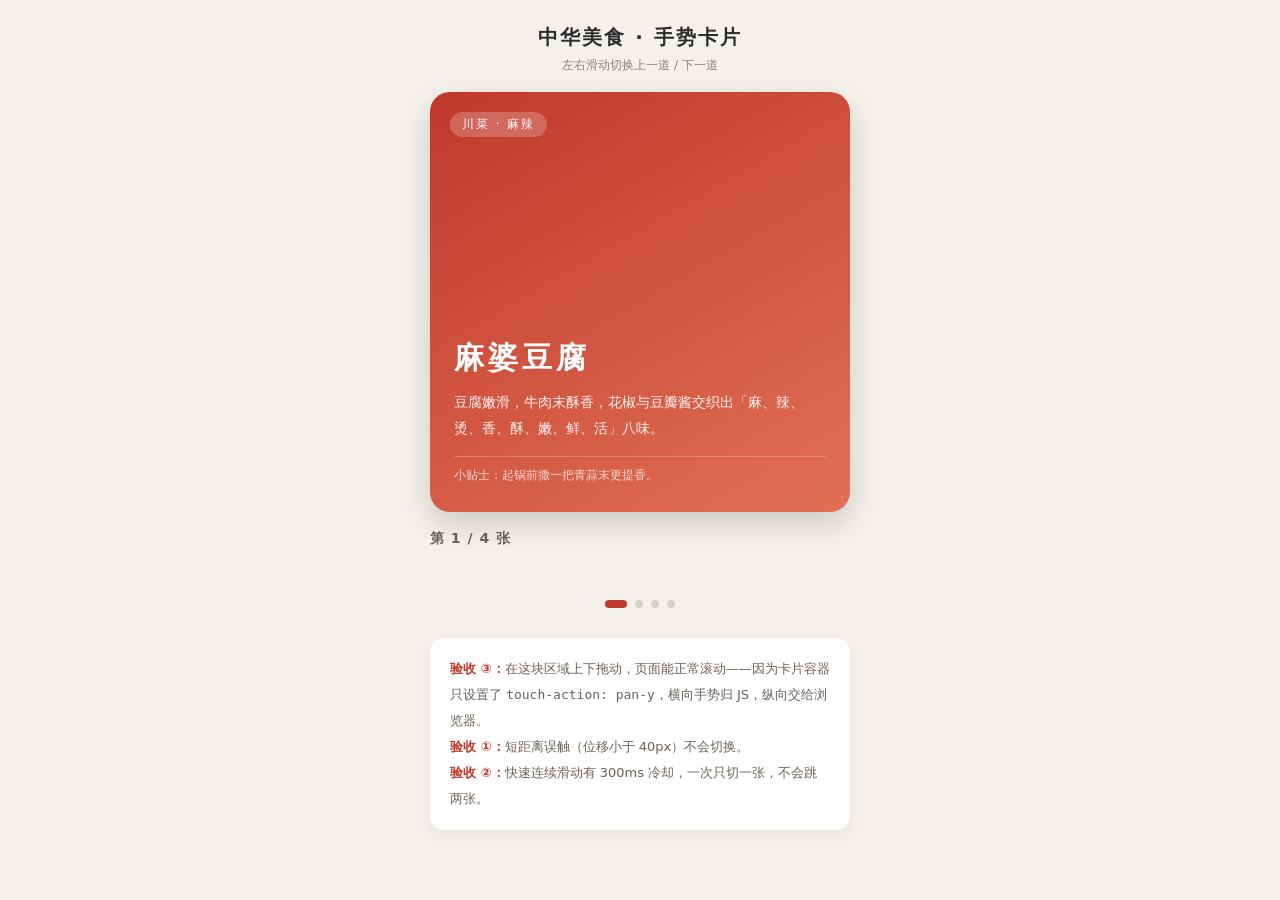
<file: mobile-gesture.html>
<!--
  作者：王乐
  姓名学号：王乐 · 24002120206
  建立时间：2026-11-18 20:00:00
  使用模型：DeepSeek-V4.1-Flash
  功能名称：任务二 · 手势卡片（左右滑动切换中华美食，阈值 40px + 300ms 冷却）
-->
<!DOCTYPE html>
<html lang="zh-CN">
<head>
<meta charset="UTF-8">
<!-- 手机页面必备：viewport，不写会整体缩小 -->
<meta name="viewport" content="width=device-width, initial-scale=1.0, maximum-scale=1.0, user-scalable=no">
<title>任务二 · 手势卡片 · 中华美食</title>
<style>
  /* 全局去掉 iOS / 安卓的点击灰块 */
  * { margin: 0; padding: 0; box-sizing: border-box; -webkit-tap-highlight-color: transparent; }
  body {
    font-family: "Microsoft YaHei", "PingFang SC", system-ui, sans-serif;
    background: #f4f1ea;
    color: #2c2c2c;
    min-height: 100vh;
    padding: 24px 16px 60px;
  }

  .wl_header { text-align: center; margin-bottom: 18px; }
  .wl_header h1 { font-size: 20px; letter-spacing: 2px; }
  .wl_header p { font-size: 12px; color: #8a8378; margin-top: 6px; }

  /* 卡片舞台：overflow 裁掉轨道上多余的卡片 */
  .wl_stage {
    position: relative;
    width: 100%;
    max-width: 420px;
    margin: 0 auto;
    overflow: hidden;
    border-radius: 20px;
    box-shadow: 0 12px 30px rgba(0, 0, 0, .16);
    /* 只接管横向手势，纵向留给浏览器滚动页面 */
    touch-action: pan-y;
    user-select: none;
    -webkit-user-select: none;
  }

  /* 轨道：4 张卡片横向排开，靠 translateX 位移切换 */
  .wl_track {
    display: flex;
    will-change: transform;
    transition: transform .3s ease; /* 切换 0.3s 过渡动画 */
  }

  .wl_card {
    flex: 0 0 100%;
    height: 420px;
    padding: 28px 24px;
    display: flex;
    flex-direction: column;
    justify-content: flex-end;
    color: #fff;
    position: relative;
  }
  .wl_card .wl_tag {
    position: absolute;
    top: 20px;
    left: 20px;
    font-size: 12px;
    letter-spacing: 2px;
    background: rgba(255, 255, 255, .22);
    padding: 4px 12px;
    border-radius: 20px;
    backdrop-filter: blur(4px);
  }
  .wl_card h2 { font-size: 30px; letter-spacing: 4px; margin-bottom: 10px; }
  .wl_card p { font-size: 14px; line-height: 1.9; opacity: .92; }
  .wl_card .wl_hint {
    margin-top: 14px;
    font-size: 12px;
    opacity: .75;
    border-top: 1px solid rgba(255, 255, 255, .3);
    padding-top: 10px;
  }

  /* 4 道菜各自的渐变背景 */
  .wl_bg1 { background: linear-gradient(150deg, #c0392b, #e17055); }
  .wl_bg2 { background: linear-gradient(150deg, #d35400, #f39c12); }
  .wl_bg3 { background: linear-gradient(150deg, #0f766e, #2dd4bf); }
  .wl_bg4 { background: linear-gradient(150deg, #4a2c2a, #b07d4a); }

  .wl_footer {
    max-width: 420px;
    margin: 18px auto 0;
    display: flex;
    align-items: center;
    justify-content: space-between;
  }
  .wl_counter {
    font-size: 14px;
    color: #6b6259;
    font-weight: bold;
    letter-spacing: 1px;
  }

  /* 边界提示条 */
  .wl_tip {
    max-width: 420px;
    margin: 14px auto 0;
    height: 22px;
    text-align: center;
    font-size: 13px;
    color: #c0392b;
    opacity: 0;
    transition: opacity .25s ease;
  }
  .wl_tip.wl_show { opacity: 1; }

  .wl_dots {
    display: flex;
    gap: 8px;
    justify-content: center;
    margin-top: 16px;
  }
  .wl_dot {
    width: 8px; height: 8px; border-radius: 50%;
    background: #d8d2c6;
    transition: all .3s ease;
  }
  .wl_dot.wl_active { width: 22px; border-radius: 4px; background: #c0392b; }

  /* 页面下半部分：用来验证纵向滚动没有被手势吃掉 */
  .wl_scrollBox {
    max-width: 420px;
    margin: 30px auto 0;
    background: #fff;
    border-radius: 14px;
    padding: 18px 20px;
    font-size: 13px;
    line-height: 2;
    color: #6b6259;
    box-shadow: 0 6px 18px rgba(0, 0, 0, .06);
  }
  .wl_scrollBox strong { color: #c0392b; }
</style>
</head>
<body>

<div class="wl_header">
  <h1>中华美食 · 手势卡片</h1>
  <p>左右滑动切换上一道 / 下一道</p>
</div>

<!-- 卡片舞台（touch-action: pan-y 只接管横向手势） -->
<div class="wl_stage" id="wlStage">
  <div class="wl_track" id="wlTrack"></div>
</div>

<div class="wl_footer">
  <span class="wl_counter" id="wlCounter">第 1 / 4 张</span>
</div>

<div class="wl_tip" id="wlTip"></div>

<div class="wl_dots" id="wlDots"></div>

<div class="wl_scrollBox">
  <p><strong>验收 ③：</strong>在这块区域上下拖动，页面能正常滚动——因为卡片容器只设置了 <code>touch-action: pan-y</code>，横向手势归 JS，纵向交给浏览器。</p>
  <p><strong>验收 ①：</strong>短距离误触（位移小于 40px）不会切换。</p>
  <p><strong>验收 ②：</strong>快速连续滑动有 300ms 冷却，一次只切一张，不会跳两张。</p>
</div>

<script>
// 4 道菜的数据：菜名、简介、渐变背景类名
var wl_dishes = [
  { name: '麻婆豆腐', tag: '川菜 · 麻辣', desc: '豆腐嫩滑，牛肉末酥香，花椒与豆瓣酱交织出「麻、辣、烫、香、酥、嫩、鲜、活」八味。', bg: 'wl_bg1', hint: '小贴士：起锅前撒一把青蒜末更提香。' },
  { name: '宫保鸡丁', tag: '川菜 · 糊辣', desc: '鸡丁滑嫩、花生香脆，糖醋与干辣椒碰撞出酸甜微辣的复合味型。', bg: 'wl_bg2', hint: '小贴士：花生米最后下锅才够脆。' },
  { name: '西湖醋鱼', tag: '浙菜 · 酸甜', desc: '草鱼经过「饿养」去土腥，沸水汆熟后浇上糖醋汁，鱼肉鲜嫩、酸甜适口。', bg: 'wl_bg3', hint: '小贴士：汁要勾薄芡，挂住鱼身不流汤。' },
  { name: '北京烤鸭', tag: '京菜 · 脆皮', desc: '果木明火烤制，鸭皮枣红酥脆、鸭肉细嫩多汁，配荷叶饼、葱丝与甜面酱卷食。', bg: 'wl_bg4', hint: '小贴士：片鸭讲究「皮肉相连」，一口一片。' }
];

var wl_index = 0;            // 当前第几张（0 开始）
var wl_startX = 0;           // 手指按下时的横坐标
var wl_startY = 0;           // 手指按下时的纵坐标
var wl_lockedUntil = 0;      // 冷却结束时间戳（防止快速连滑跳两张）
var wl_tipTimer = null;      // 边界提示的定时器

// 阈值：小于 40px 视为误触，不切换
var wl_THRESHOLD = 40;
// 冷却时间：300ms 内不接受第二次滑动
var wl_COOLDOWN = 300;

// 根据 wl_dishes 生成卡片轨道与圆点
function wl_buildCards() {
  var track = document.getElementById('wlTrack');
  var dots = document.getElementById('wlDots');
  var html = '';
  for (var i = 0; i < wl_dishes.length; i++) {
    var d = wl_dishes[i];
    html +=
      '<div class="wl_card ' + d.bg + '">' +
        '<span class="wl_tag">' + d.tag + '</span>' +
        '<h2>' + d.name + '</h2>' +
        '<p>' + d.desc + '</p>' +
        '<div class="wl_hint">' + d.hint + '</div>' +
      '</div>';
  }
  track.innerHTML = html;

  var dotHtml = '';
  for (var j = 0; j < wl_dishes.length; j++) {
    dotHtml += '<span class="wl_dot' + (j === 0 ? ' wl_active' : '') + '" data-wl-index="' + j + '"></span>';
  }
  dots.innerHTML = dotHtml;
}

// 切换到指定索引，并同步位移、计数文字、圆点
function wl_goTo(target) {
  wl_index = target;
  var track = document.getElementById('wlTrack');
  track.style.transform = 'translateX(' + (-wl_index * 100) + '%)';

  document.getElementById('wlCounter').textContent =
    '第 ' + (wl_index + 1) + ' / ' + wl_dishes.length + ' 张';

  var dots = document.querySelectorAll('.wl_dot');
  for (var i = 0; i < dots.length; i++) {
    dots[i].className = 'wl_dot' + (i === wl_index ? ' wl_active' : '');
  }
}

// 显示边界提示（例如“已经是第一张”），1.2 秒后自动淡出
function wl_showTip(text) {
  var tip = document.getElementById('wlTip');
  tip.textContent = text;
  tip.classList.add('wl_show');
  clearTimeout(wl_tipTimer);
  wl_tipTimer = setTimeout(function() {
    tip.classList.remove('wl_show');
  }, 1200);
}

// 手指按下：记录起点坐标
function wl_onTouchStart(e) {
  var t = e.touches[0];
  wl_startX = t.clientX;
  wl_startY = t.clientY;
}

// 手指抬起：用 changedTouches[0] 算横向位移，判断是否翻页
function wl_onTouchEnd(e) {
  // 冷却期内直接忽略，避免一次连滑跳两张
  if (Date.now() < wl_lockedUntil) return;

  var t = e.changedTouches[0];        // 抬手时这根手指已不在 touches 里，必须用 changedTouches
  var dx = t.clientX - wl_startX;     // 横向位移
  var dy = t.clientY - wl_startY;     // 纵向位移

  // 位移太小 → 误触（点击），不切换
  if (Math.abs(dx) < wl_THRESHOLD) return;
  // 纵向位移大于横向 → 用户在上下滚动页面，不抢手势
  if (Math.abs(dy) > Math.abs(dx)) return;

  if (dx < 0) {
    // 左滑 → 下一张
    if (wl_index >= wl_dishes.length - 1) {
      wl_showTip('已经是最后一张了');
      return;
    }
    wl_goTo(wl_index + 1);
  } else {
    // 右滑 → 上一张
    if (wl_index <= 0) {
      wl_showTip('已经是第一张了');
      return;
    }
    wl_goTo(wl_index - 1);
  }

  // 切换成功后进入冷却，防止快速连滑一次跳两张
  wl_lockedUntil = Date.now() + wl_COOLDOWN;
}

// 初始化：生成卡片、绑定触摸事件
function wl_init() {
  wl_buildCards();
  var stage = document.getElementById('wlStage');
  stage.addEventListener('touchstart', wl_onTouchStart, { passive: true });
  stage.addEventListener('touchend', wl_onTouchEnd, { passive: true });
}

wl_init();
</script>
</body>
</html>
</file>
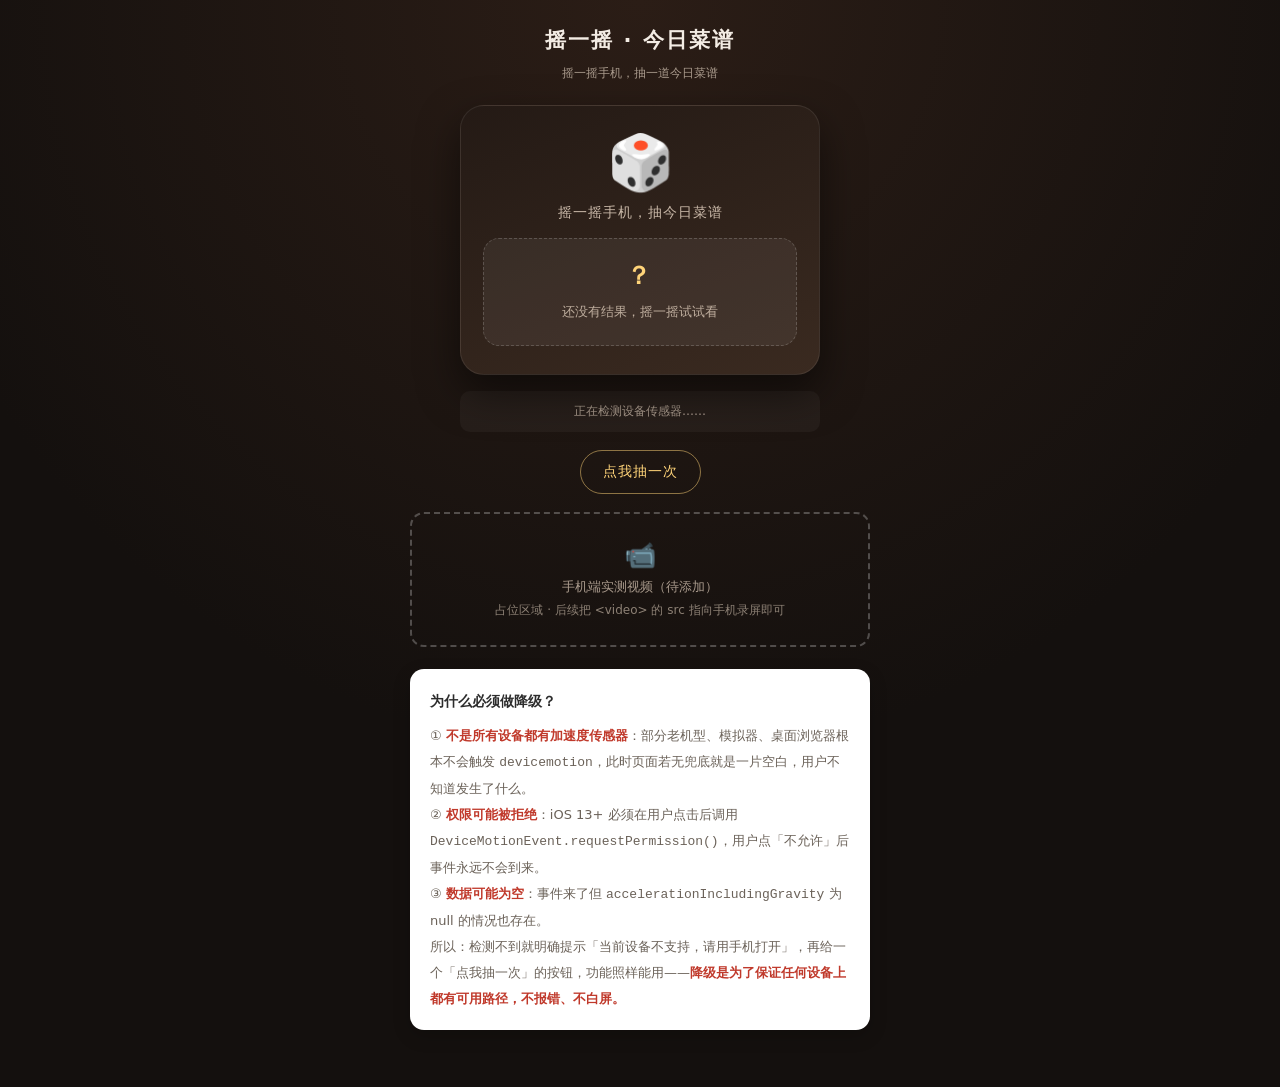
<file: mobile-sensor.html>
<!--
  作者：王乐
  姓名学号：王乐 · 24002120206
  建立时间：2026-11-18 20:00:00
  使用模型：DeepSeek-V4.1-Flash
  功能名称：任务四 · 摇一摇抽菜谱（devicemotion 加速度 + 1.5 秒冷却 + iOS 权限 + 降级按钮）
-->
<!DOCTYPE html>
<html lang="zh-CN">
<head>
<meta charset="UTF-8">
<!-- 手机页面必备：viewport，不写会整体缩小 -->
<meta name="viewport" content="width=device-width, initial-scale=1.0, maximum-scale=1.0, user-scalable=no">
<title>任务四 · 摇一摇 · 今日菜谱</title>
<style>
  * { margin: 0; padding: 0; box-sizing: border-box; -webkit-tap-highlight-color: transparent; }
  body {
    font-family: "Microsoft YaHei", "PingFang SC", system-ui, sans-serif;
    background: radial-gradient(circle at 50% 0%, #2b1d16 0%, #14100e 60%);
    min-height: 100vh;
    padding: 26px 16px 60px;
    color: #f3ece4;
  }

  .wl_header { text-align: center; margin-bottom: 20px; }
  .wl_header h1 { font-size: 21px; letter-spacing: 2px; }
  .wl_header p { font-size: 12px; color: #a99a8c; margin-top: 8px; line-height: 1.9; }

  /* 手机外框：中间放结果 */
  .wl_phone {
    position: relative;
    max-width: 360px;
    margin: 0 auto;
    background: linear-gradient(160deg, #241a15, #3a2a20);
    border: 1px solid rgba(255, 255, 255, .08);
    border-radius: 24px;
    padding: 30px 22px 28px;
    text-align: center;
    box-shadow: 0 18px 40px rgba(0, 0, 0, .5);
    overflow: hidden;
  }

  .wl_emoji { font-size: 54px; line-height: 1; margin-bottom: 14px; }

  .wl_tipText {
    font-size: 14px;
    color: #c9b8a8;
    letter-spacing: 1px;
    margin-bottom: 16px;
  }

  /* 结果卡片：抽中后加 wl_pop 触发弹出动画 */
  .wl_result {
    background: rgba(255, 255, 255, .06);
    border: 1px dashed rgba(255, 255, 255, .18);
    border-radius: 16px;
    padding: 20px 16px;
    min-height: 108px;
    display: flex;
    flex-direction: column;
    justify-content: center;
  }
  .wl_result.wl_pop { animation: wl_popIn .5s cubic-bezier(.18, .9, .3, 1.4); }

  @keyframes wl_popIn {
    0%   { transform: scale(.6) rotate(-6deg); opacity: 0; }
    60%  { transform: scale(1.06) rotate(2deg); opacity: 1; }
    100% { transform: scale(1) rotate(0); opacity: 1; }
  }

  .wl_dishName {
    font-size: 25px;
    font-weight: bold;
    letter-spacing: 3px;
    color: #ffd479;
    margin-bottom: 8px;
  }
  .wl_dishDesc { font-size: 13px; line-height: 1.9; color: #bfae9e; }

  /* 状态条：显示传感器是否可用 */
  .wl_status {
    max-width: 360px;
    margin: 16px auto 0;
    font-size: 12px;
    line-height: 1.8;
    text-align: center;
    color: #a99a8c;
    padding: 10px 14px;
    border-radius: 10px;
    background: rgba(255, 255, 255, .04);
  }
  .wl_status.wl_bad { color: #ffb3a7; background: rgba(255, 80, 60, .12); }
  .wl_status.wl_ok { color: #9be6b3; background: rgba(60, 200, 120, .12); }

  /* 按钮 */
  .wl_btns {
    max-width: 360px;
    margin: 18px auto 0;
    display: flex;
    gap: 12px;
    justify-content: center;
    flex-wrap: wrap;
  }
  .wl_btn {
    padding: 12px 22px;
    border: none;
    border-radius: 26px;
    font-size: 14px;
    letter-spacing: 1px;
    cursor: pointer;
    background: #ffb703;
    color: #241a15;
    font-weight: bold;
    transition: transform .15s ease, opacity .2s;
  }
  .wl_btn:active { transform: scale(.95); }
  .wl_btn.wl_ghost {
    background: transparent;
    color: #ffd479;
    border: 1px solid rgba(255, 212, 121, .5);
    font-weight: normal;
  }

  /* 降级说明 */
  .wl_panel {
    max-width: 460px;
    margin: 22px auto 0;
    background: #fff;
    border-radius: 14px;
    padding: 18px 20px;
    font-size: 13px;
    line-height: 2;
    color: #6b6259;
    box-shadow: 0 6px 18px rgba(0, 0, 0, .18);
  }
  .wl_panel h3 { font-size: 14px; color: #2c2c2c; margin-bottom: 8px; }
  .wl_panel strong { color: #c0392b; }

  /* 手机端实测视频占位（后续把 <video src> 补上即可） */
  .wl_videoBox {
    max-width: 460px;
    margin: 18px auto 0;
    border: 2px dashed rgba(255, 255, 255, .25);
    border-radius: 14px;
    padding: 26px 18px;
    text-align: center;
    color: #a99a8c;
    font-size: 13px;
  }
  .wl_videoBox .wl_videoIcon { font-size: 26px; display: block; margin-bottom: 8px; }
  .wl_videoBox .wl_videoNote { font-size: 12px; color: #8d8175; margin-top: 6px; }
</style>
</head>
<body>

<div class="wl_header">
  <h1>摇一摇 · 今日菜谱</h1>
  <p>摇一摇手机，抽一道今日菜谱</p>
</div>

<div class="wl_phone">
  <div class="wl_emoji" id="wlEmoji">🎲</div>
  <div class="wl_tipText" id="wlTipText">摇一摇手机，抽今日菜谱</div>
  <div class="wl_result" id="wlResult">
    <div class="wl_dishName" id="wlDishName">？</div>
    <div class="wl_dishDesc" id="wlDishDesc">还没有结果，摇一摇试试看</div>
  </div>
</div>

<div class="wl_status" id="wlStatus">正在检测设备传感器……</div>

<div class="wl_btns">
  <button class="wl_btn" id="wlPermissionBtn" style="display:none">开启摇一摇（iOS 授权）</button>
  <button class="wl_btn wl_ghost" id="wlFallbackBtn">点我抽一次</button>
</div>

<!-- 任务四：手机端实测视频 —— 先空着，后续补上 src 与封面 -->
<!-- 补视频时把下面的注释替换为：
     <video class="wl_video" controls playsinline src="你的录屏文件.mp4"></video> -->
<div class="wl_videoBox">
  <span class="wl_videoIcon">📹</span>
  手机端实测视频（待添加）
  <div class="wl_videoNote">占位区域 · 后续把 &lt;video&gt; 的 src 指向手机录屏即可</div>
</div>

<div class="wl_panel">
  <h3>为什么必须做降级？</h3>
  <p>① <strong>不是所有设备都有加速度传感器</strong>：部分老机型、模拟器、桌面浏览器根本不会触发 <code>devicemotion</code>，此时页面若无兜底就是一片空白，用户不知道发生了什么。</p>
  <p>② <strong>权限可能被拒绝</strong>：iOS 13+ 必须在用户点击后调用 <code>DeviceMotionEvent.requestPermission()</code>，用户点「不允许」后事件永远不会到来。</p>
  <p>③ <strong>数据可能为空</strong>：事件来了但 <code>accelerationIncludingGravity</code> 为 null 的情况也存在。</p>
  <p>所以：检测不到就明确提示「当前设备不支持，请用手机打开」，再给一个「点我抽一次」的按钮，功能照样能用——<strong>降级是为了保证任何设备上都有可用路径，不报错、不白屏。</strong></p>
</div>

<script>
// 今日菜谱池
var wl_dishes = [
  { name: '麻婆豆腐', emoji: '🌶️', desc: '麻辣鲜香，豆腐嫩滑，配一碗白饭刚好。' },
  { name: '宫保鸡丁', emoji: '🥜', desc: '酸甜微辣，花生香脆，下饭指数五颗星。' },
  { name: '西湖醋鱼', emoji: '🐟', desc: '酸甜适口，鱼肉细嫩，杭帮名菜。' },
  { name: '北京烤鸭', emoji: '🦆', desc: '皮脆肉嫩，荷叶饼卷葱丝甜面酱。' },
  { name: '兰州拉面', emoji: '🍜', desc: '一清二白三红四绿五黄，汤鲜面劲。' },
  { name: '小笼包', emoji: '🥟', desc: '皮薄馅大，先开窗后喝汤。' }
];

var wl_lastShake = 0;         // 上次触发摇动的时间戳（做冷却用）
var wl_COOLDOWN = 1500;       // 冷却 1.5 秒，防止一次摇动触发多次
var wl_THRESHOLD = 18;        // 合成加速度阈值（约 18）
var wl_hasMotionData = false; // 是否真的收到过传感器数据
var wl_watchTimer = null;     // 检测「有没有数据」的定时器

var wl_statusEl = document.getElementById('wlStatus');
var wl_permissionBtn = document.getElementById('wlPermissionBtn');

// 随机抽一道菜并播放弹出动画
function wl_drawDish() {
  var i = Math.floor(Math.random() * wl_dishes.length);
  var dish = wl_dishes[i];

  document.getElementById('wlEmoji').textContent = dish.emoji;
  document.getElementById('wlDishName').textContent = dish.name;
  document.getElementById('wlDishDesc').textContent = dish.desc;
  document.getElementById('wlTipText').textContent = '今日就吃它！';

  var box = document.getElementById('wlResult');
  box.classList.remove('wl_pop');
  void box.offsetWidth;          // 强制重排，让动画能重新播放
  box.classList.add('wl_pop');
}

// 更新状态条文字与配色
function wl_setStatus(text, type) {
  wl_statusEl.textContent = text;
  wl_statusEl.className = 'wl_status' + (type ? ' ' + type : '');
}

// 传感器事件回调：算合成加速度，超过阈值且不在冷却期才抽菜
function wl_onDeviceMotion(e) {
  var acc = e.accelerationIncludingGravity;
  // 没有数据就不处理（部分设备会发空事件）
  if (!acc || acc.x === null || acc.y === null || acc.z === null) return;

  if (!wl_hasMotionData) {
    wl_hasMotionData = true;
    wl_setStatus('传感器已就绪，摇一摇手机即可抽菜谱', 'wl_ok');
    clearTimeout(wl_watchTimer);
  }

  // 合成加速度 = 三轴平方和的平方根
  var magnitude = Math.sqrt(acc.x * acc.x + acc.y * acc.y + acc.z * acc.z);

  if (magnitude < wl_THRESHOLD) return;

  // 冷却期内直接忽略，保证一次摇动只触发一次
  var now = Date.now();
  if (now - wl_lastShake < wl_COOLDOWN) return;
  wl_lastShake = now;

  wl_drawDish();
}

// 进入降级模式：提示不支持，同时保留「点我抽一次」按钮
function wl_enableFallback(reason) {
  wl_setStatus(reason, 'wl_bad');
  document.getElementById('wlTipText').textContent = '当前设备不支持摇一摇';
}

// 绑定传感器；不支持或需要授权时按情况降级
function wl_initSensor() {
  // 连事件都没有：直接降级
  if (!window.DeviceMotionEvent) {
    wl_enableFallback('当前设备不支持（无 devicemotion），请用手机打开，可点击「点我抽一次」');
    return;
  }

  // iOS 13+ 需要用户点击后申请权限
  if (typeof DeviceMotionEvent.requestPermission === 'function') {
    wl_setStatus('iOS 设备需先授权，请点击下方按钮', 'wl_bad');
    wl_permissionBtn.style.display = 'inline-block';
    wl_permissionBtn.addEventListener('click', function () {
      DeviceMotionEvent.requestPermission().then(function (state) {
        if (state === 'granted') {
          wl_permissionBtn.style.display = 'none';
          wl_startListening();
        } else {
          wl_enableFallback('权限被拒绝，无法读取传感器，请用「点我抽一次」');
        }
      }).catch(function () {
        wl_enableFallback('授权失败，请用「点我抽一次」');
      });
    });
    return;
  }

  wl_startListening();
}

// 正式监听 devicemotion，并在 3 秒内收不到数据时降级
function wl_startListening() {
  window.addEventListener('devicemotion', wl_onDeviceMotion, { passive: true });
  wl_setStatus('正在检测设备传感器……');

  wl_watchTimer = setTimeout(function () {
    if (!wl_hasMotionData) {
      wl_enableFallback('当前设备不支持或无传感器数据，请用手机打开，可点击「点我抽一次」');
    }
  }, 3000);
}

// 降级按钮：任何设备上点一下都能抽菜
document.getElementById('wlFallbackBtn').addEventListener('click', function () {
  wl_lastShake = Date.now();   // 同步冷却，避免紧接着摇动又触发一次
  wl_drawDish();
});

wl_initSensor();
</script>
</body>
</html>
</file>
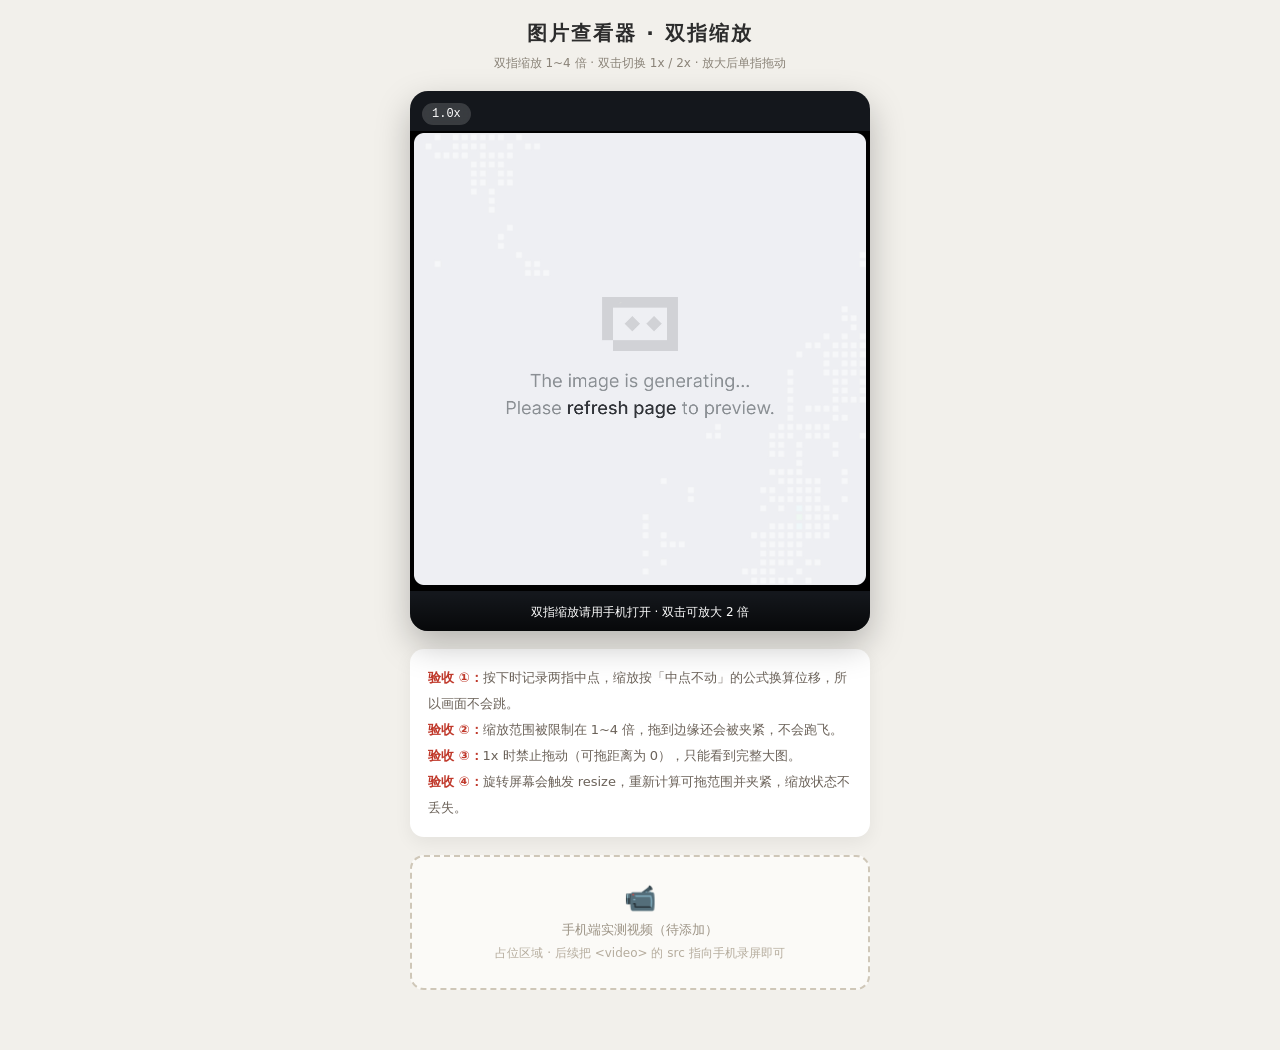
<file: mobile-zoom.html>
<!--
  作者：王乐
  姓名学号：王乐 · 24002120206
  建立时间：2026-11-18 20:00:00
  使用模型：DeepSeek-V4.1-Flash
  功能名称：任务三 · 图片查看器（双指缩放 1~4 倍 + 双击 1x/2x + 单指拖动 + 边界限制）
-->
<!DOCTYPE html>
<html lang="zh-CN">
<head>
<meta charset="UTF-8">
<!-- 手机页面必备：viewport，不写会整体缩小 -->
<meta name="viewport" content="width=device-width, initial-scale=1.0, maximum-scale=1.0, user-scalable=no">
<title>任务三 · 图片查看器 · 双指缩放</title>
<style>
  * { margin: 0; padding: 0; box-sizing: border-box; -webkit-tap-highlight-color: transparent; }
  body {
    font-family: "Microsoft YaHei", "PingFang SC", system-ui, sans-serif;
    background: #f2f0eb;
    min-height: 100vh;
    padding: 20px 16px 60px;
    color: #2c2c2c;
  }

  .wl_header { text-align: center; margin-bottom: 16px; }
  .wl_header h1 { font-size: 20px; letter-spacing: 2px; }
  .wl_header p { font-size: 12px; color: #8a8378; margin-top: 6px; line-height: 1.8; }

  /* 查看器容器：裁掉溢出部分，手势全部自己接管 */
  .wl_viewer {
    position: relative;
    width: 100%;
    max-width: 460px;
    height: 60vh;
    min-height: 320px;
    margin: 0 auto;
    overflow: hidden;
    background: #14171c;
    border-radius: 18px;
    box-shadow: 0 14px 34px rgba(0, 0, 0, .25);
    /* 这三行是移动端接管手势的关键 */
    touch-action: none;
    user-select: none;
    -webkit-user-select: none;
    -webkit-touch-callout: none;
  }

  /* 图片：绝对定位居中，transform 做缩放与位移 */
  .wl_viewer img {
    position: absolute;
    top: 50%;
    left: 50%;
    transform-origin: center center;
    transform: translate(-50%, -50%) scale(1);
    will-change: transform;
    -webkit-user-drag: none;
    pointer-events: none;
  }
  /* 双击时给 0.25s 过渡，拖动/双指缩放时不加 */
  .wl_viewer img.wl_anim { transition: transform .25s ease; }

  /* 缩放比例指示器 */
  .wl_scaleBadge {
    position: absolute;
    left: 12px;
    top: 12px;
    font-family: Consolas, monospace;
    font-size: 12px;
    color: #fff;
    background: rgba(255, 255, 255, .16);
    padding: 4px 10px;
    border-radius: 20px;
    backdrop-filter: blur(4px);
  }

  /* 打开时的提示（会淡出） */
  .wl_hintMask {
    position: absolute;
    left: 0; right: 0; bottom: 0;
    padding: 10px;
    text-align: center;
    font-size: 12px;
    color: #fff;
    background: linear-gradient(transparent, rgba(0, 0, 0, .65));
    transition: opacity .6s ease;
  }
  .wl_hintMask.wl_hide { opacity: 0; }

  .wl_panel {
    max-width: 460px;
    margin: 18px auto 0;
    background: #fff;
    border-radius: 14px;
    padding: 16px 18px;
    font-size: 13px;
    line-height: 2;
    color: #6b6259;
    box-shadow: 0 6px 18px rgba(0, 0, 0, .06);
  }
  .wl_panel strong { color: #c0392b; }

  /* 手机端实测视频占位（后续把 <video src> 补上即可） */
  .wl_videoBox {
    max-width: 460px;
    margin: 18px auto 0;
    border: 2px dashed #cfc7b8;
    border-radius: 14px;
    padding: 26px 18px;
    text-align: center;
    color: #9c9385;
    font-size: 13px;
    background: #fbfaf7;
  }
  .wl_videoBox .wl_videoIcon { font-size: 26px; display: block; margin-bottom: 8px; }
  .wl_videoBox .wl_videoNote { font-size: 12px; color: #b5ac9d; margin-top: 6px; }
</style>
</head>
<body>

<div class="wl_header">
  <h1>图片查看器 · 双指缩放</h1>
  <p>双指缩放 1~4 倍 · 双击切换 1x / 2x · 放大后单指拖动</p>
</div>

<!-- 查看器容器 -->
<div class="wl_viewer" id="wlViewer">
  <img id="wlImg" src="swiper-imgs/food_1.jpg" alt="中式家常菜美食" />
  <div class="wl_scaleBadge" id="wlScaleBadge">1.0x</div>
  <div class="wl_hintMask" id="wlHintMask">双指缩放请用手机打开 · 双击可放大 2 倍</div>
</div>

<div class="wl_panel">
  <p><strong>验收 ①：</strong>按下时记录两指中点，缩放按「中点不动」的公式换算位移，所以画面不会跳。</p>
  <p><strong>验收 ②：</strong>缩放范围被限制在 1~4 倍，拖到边缘还会被夹紧，不会跑飞。</p>
  <p><strong>验收 ③：</strong>1x 时禁止拖动（可拖距离为 0），只能看到完整大图。</p>
  <p><strong>验收 ④：</strong>旋转屏幕会触发 resize，重新计算可拖范围并夹紧，缩放状态不丢失。</p>
</div>

<!-- 任务三：手机端实测视频 —— 先空着，后续补上 src 与封面 -->
<!-- 补视频时把下面的注释替换为：
     <video class="wl_video" controls playsinline src="你的录屏文件.mp4"></video> -->
<div class="wl_videoBox">
  <span class="wl_videoIcon">📹</span>
  手机端实测视频（待添加）
  <div class="wl_videoNote">占位区域 · 后续把 &lt;video&gt; 的 src 指向手机录屏即可</div>
</div>

<script>
var wl_viewer = document.getElementById('wlViewer');
var wl_img = document.getElementById('wlImg');
var wl_badge = document.getElementById('wlScaleBadge');

// ── 状态变量 ─────────────────────────────
var wl_scale = 1;          // 当前缩放倍数
var wl_tx = 0;             // 图片中心相对容器中心的横向位移
var wl_ty = 0;             // 图片中心相对容器中心的纵向位移
var wl_baseW = 0;          // 1 倍时图片实际显示宽度（contain 计算得出）
var wl_baseH = 0;          // 1 倍时图片实际显示高度

var wl_mode = '';          // 'pinch' 双指 | 'drag' 单指 | ''
var wl_pinchDist = 0;      // 双指按下时的初始间距
var wl_pinchScale = 1;     // 双指按下时的缩放倍数
var wl_pinchMid = { x: 0, y: 0 };   // 双指中点（相对容器中心）
var wl_pinchTx = 0;        // 双指按下时的位移
var wl_pinchTy = 0;

var wl_dragX = 0;          // 单指按下点
var wl_dragY = 0;
var wl_dragTx = 0;         // 单指按下时的位移
var wl_dragTy = 0;
var wl_moved = false;      // 本次触摸是否移动过（用于双击判断）

var wl_lastTapTime = 0;    // 上次「轻点」的时间戳
var wl_lastTapX = 0;
var wl_lastTapY = 0;
var wl_tapStartTime = 0;

var wl_MIN_SCALE = 1;      // 最小 1 倍
var wl_MAX_SCALE = 4;      // 最大 4 倍
var wl_DOUBLE_SCALE = 2;   // 双击放大到 2 倍

// 计算两个触点之间的直线距离
function wl_dist(t1, t2) {
  return Math.hypot(t2.clientX - t1.clientX, t2.clientY - t1.clientY);
}

// 把数值限制在 min ~ max 之间
function wl_clamp(v, min, max) {
  return Math.max(min, Math.min(max, v));
}

// 根据容器与图片原始尺寸，算出 1 倍时图片的显示尺寸（object-fit: contain 的效果）
function wl_fitSize() {
  var cw = wl_viewer.clientWidth;
  var ch = wl_viewer.clientHeight;
  var nw = wl_img.naturalWidth || cw;
  var nh = wl_img.naturalHeight || ch;
  var ratio = Math.min(cw / nw, ch / nh);
  wl_baseW = nw * ratio;
  wl_baseH = nh * ratio;
  wl_img.style.width = wl_baseW + 'px';
  wl_img.style.height = wl_baseH + 'px';
}

// 计算当前倍数下允许的最大位移，超出就拖出边界了
function wl_maxOffset() {
  var cw = wl_viewer.clientWidth;
  var ch = wl_viewer.clientHeight;
  return {
    x: Math.max(0, (wl_baseW * wl_scale - cw) / 2),
    y: Math.max(0, (wl_baseH * wl_scale - ch) / 2)
  };
}

// 把位移夹在边界内，保证 1 倍时位移一定为 0（拖不动）
function wl_clampOffset() {
  var mo = wl_maxOffset();
  wl_tx = wl_clamp(wl_tx, -mo.x, mo.x);
  wl_ty = wl_clamp(wl_ty, -mo.y, mo.y);
}

// 把当前 scale / tx / ty 写进 transform，并刷新比例指示器
function wl_apply(useAnim) {
  if (useAnim) {
    wl_img.classList.add('wl_anim');
  } else {
    wl_img.classList.remove('wl_anim');
  }
  wl_img.style.transform =
    'translate(-50%, -50%) translate(' + wl_tx + 'px, ' + wl_ty + 'px) scale(' + wl_scale + ')';
  wl_badge.textContent = wl_scale.toFixed(1) + 'x';
}

// 以某个屏幕点为基准缩放：保证该点下方的图像内容位置不变（这就是「不跳」的核心）
// m：基准点相对容器中心的坐标；s0 -> s1 的缩放，位移按 t1 = m - (s1/s0) * (m - t0) 换算
function wl_zoomAt(m, s1, t0x, t0y, s0, useAnim) {
  var k = s1 / s0;
  wl_tx = m.x - k * (m.x - t0x);
  wl_ty = m.y - k * (m.y - t0y);
  wl_scale = s1;
  wl_clampOffset();
  wl_apply(useAnim);
}

// 手指按下：区分单指拖动与双指缩放，记录起始状态
function wl_onTouchStart(e) {
  wl_moved = false;
  wl_tapStartTime = Date.now();

  if (e.touches.length >= 2) {
    // 双指：记录初始间距、当前倍数、两指中点（相对容器中心）
    wl_mode = 'pinch';
    wl_pinchDist = wl_dist(e.touches[0], e.touches[1]);
    wl_pinchScale = wl_scale;
    wl_pinchTx = wl_tx;
    wl_pinchTy = wl_ty;
    var rect = wl_viewer.getBoundingClientRect();
    wl_pinchMid = {
      x: (e.touches[0].clientX + e.touches[1].clientX) / 2 - (rect.left + rect.width / 2),
      y: (e.touches[0].clientY + e.touches[1].clientY) / 2 - (rect.top + rect.height / 2)
    };
    wl_img.classList.remove('wl_anim');
  } else {
    // 单指：记录起点与当前位移
    wl_mode = 'drag';
    wl_dragX = e.touches[0].clientX;
    wl_dragY = e.touches[0].clientY;
    wl_dragTx = wl_tx;
    wl_dragTy = wl_ty;
  }
}

// 手指移动：双指算缩放比例，单指且已放大时平移图片
function wl_onTouchMove(e) {
  // 只要接管了手势，就阻止浏览器默认的页面缩放 / 滚动
  if (e.cancelable) e.preventDefault();

  if (wl_mode === 'pinch' && e.touches.length >= 2) {
    var d = wl_dist(e.touches[0], e.touches[1]);
    if (wl_pinchDist <= 0) return;

    // 按两指距离比例算新倍数，并限制在 1~4 倍
    var next = wl_clamp(wl_pinchScale * (d / wl_pinchDist), wl_MIN_SCALE, wl_MAX_SCALE);
    // 以两指中点 + 按下时的位移为基准换算，避免图片“跳走”
    var k = next / wl_pinchScale;
    wl_scale = next;
    wl_tx = wl_pinchMid.x - k * (wl_pinchMid.x - wl_pinchTx);
    wl_ty = wl_pinchMid.y - k * (wl_pinchMid.y - wl_pinchTy);
    wl_clampOffset();
    wl_apply(false);
    wl_moved = true;
    return;
  }

  if (wl_mode === 'drag' && e.touches.length === 1) {
    var dx = e.touches[0].clientX - wl_dragX;
    var dy = e.touches[0].clientY - wl_dragY;
    if (Math.abs(dx) > 6 || Math.abs(dy) > 6) wl_moved = true;

    // 1 倍时不允许拖动：可拖范围为 0，位移会被夹成 0
    wl_tx = wl_dragTx + dx;
    wl_ty = wl_dragTy + dy;
    wl_clampOffset();
    wl_apply(false);
  }
}

// 手指抬起：判断轻点/双击，并在双指结束后校正回合法范围
function wl_onTouchEnd(e) {
  var wasMode = wl_mode;

  // 双指松开时若倍数小于 1.05，回弹到 1 倍并居中
  if (wasMode === 'pinch' && wl_scale < 1.05) {
    wl_scale = 1;
    wl_tx = 0;
    wl_ty = 0;
    wl_apply(true);
  }

  // 还有手指没抬完：双指变单指时，把剩下那根手指当作拖动起点，手势不中断
  if (e.touches.length > 0) {
    if (wasMode === 'pinch' && e.touches.length === 1) {
      wl_mode = 'drag';
      wl_dragX = e.touches[0].clientX;
      wl_dragY = e.touches[0].clientY;
      wl_dragTx = wl_tx;
      wl_dragTy = wl_ty;
      wl_moved = true;
    }
    return;
  }
  wl_mode = '';

  // 只有「快速轻点且没有移动」才算一次 tap，用来判断双击
  var isTap = !wl_moved && (Date.now() - wl_tapStartTime) < 250;
  if (!isTap) return;

  var now = Date.now();
  var t = e.changedTouches[0];
  var rect = wl_viewer.getBoundingClientRect();
  var p = {
    x: t.clientX - (rect.left + rect.width / 2),
    y: t.clientY - (rect.top + rect.height / 2)
  };

  // 两次轻点间隔小于 300ms 且位置接近 → 双击
  if (now - wl_lastTapTime < 300 &&
      Math.abs(p.x - wl_lastTapX) < 40 && Math.abs(p.y - wl_lastTapY) < 40) {
    wl_lastTapTime = 0;   // 重置，避免三击被识别成两次双击

    if (wl_scale > 1.05) {
      // 已放大 → 回到 1 倍并居中
      wl_scale = 1;
      wl_tx = 0;
      wl_ty = 0;
      wl_apply(true);
    } else {
      // 1 倍 → 以点击点为中心放大到 2 倍（带 0.25s 过渡）
      wl_zoomAt(p, wl_DOUBLE_SCALE, 0, 0, 1, true);
    }
  } else {
    wl_lastTapTime = now;
    wl_lastTapX = p.x;
    wl_lastTapY = p.y;
  }
}

// 系统打断（来电、通知）时清理手势状态，避免回来之后卡住
function wl_onTouchCancel() {
  wl_mode = '';
  if (wl_scale < wl_MIN_SCALE) wl_scale = wl_MIN_SCALE;
  wl_clampOffset();
  wl_apply(true);
}

// 窗口尺寸或横竖屏变化：重新算 1 倍尺寸与可拖范围，缩放倍数保持不变
function wl_onResize() {
  wl_fitSize();
  wl_clampOffset();
  wl_apply(false);
}

// 初始化：图片加载完成后计算尺寸、绑定事件、淡出提示
function wl_init() {
  wl_fitSize();
  wl_apply(false);

  wl_viewer.addEventListener('touchstart', wl_onTouchStart, { passive: true });
  wl_viewer.addEventListener('touchmove', wl_onTouchMove, { passive: false });
  wl_viewer.addEventListener('touchend', wl_onTouchEnd, { passive: true });
  wl_viewer.addEventListener('touchcancel', wl_onTouchCancel, { passive: true });

  // 旋转屏幕 / 改变窗口大小时保持状态
  window.addEventListener('resize', wl_onResize);
  window.addEventListener('orientationchange', function () {
    setTimeout(wl_onResize, 120);   // 旋转后尺寸要等一会儿才稳定
  });

  // 打开时的提示，2.5 秒后自动淡出
  setTimeout(function () {
    document.getElementById('wlHintMask').classList.add('wl_hide');
  }, 2500);
}

// 图片可能还没加载完，onload 后再算一次尺寸
wl_img.addEventListener('load', wl_onResize);
wl_init();
</script>
</body>
</html>
</file>
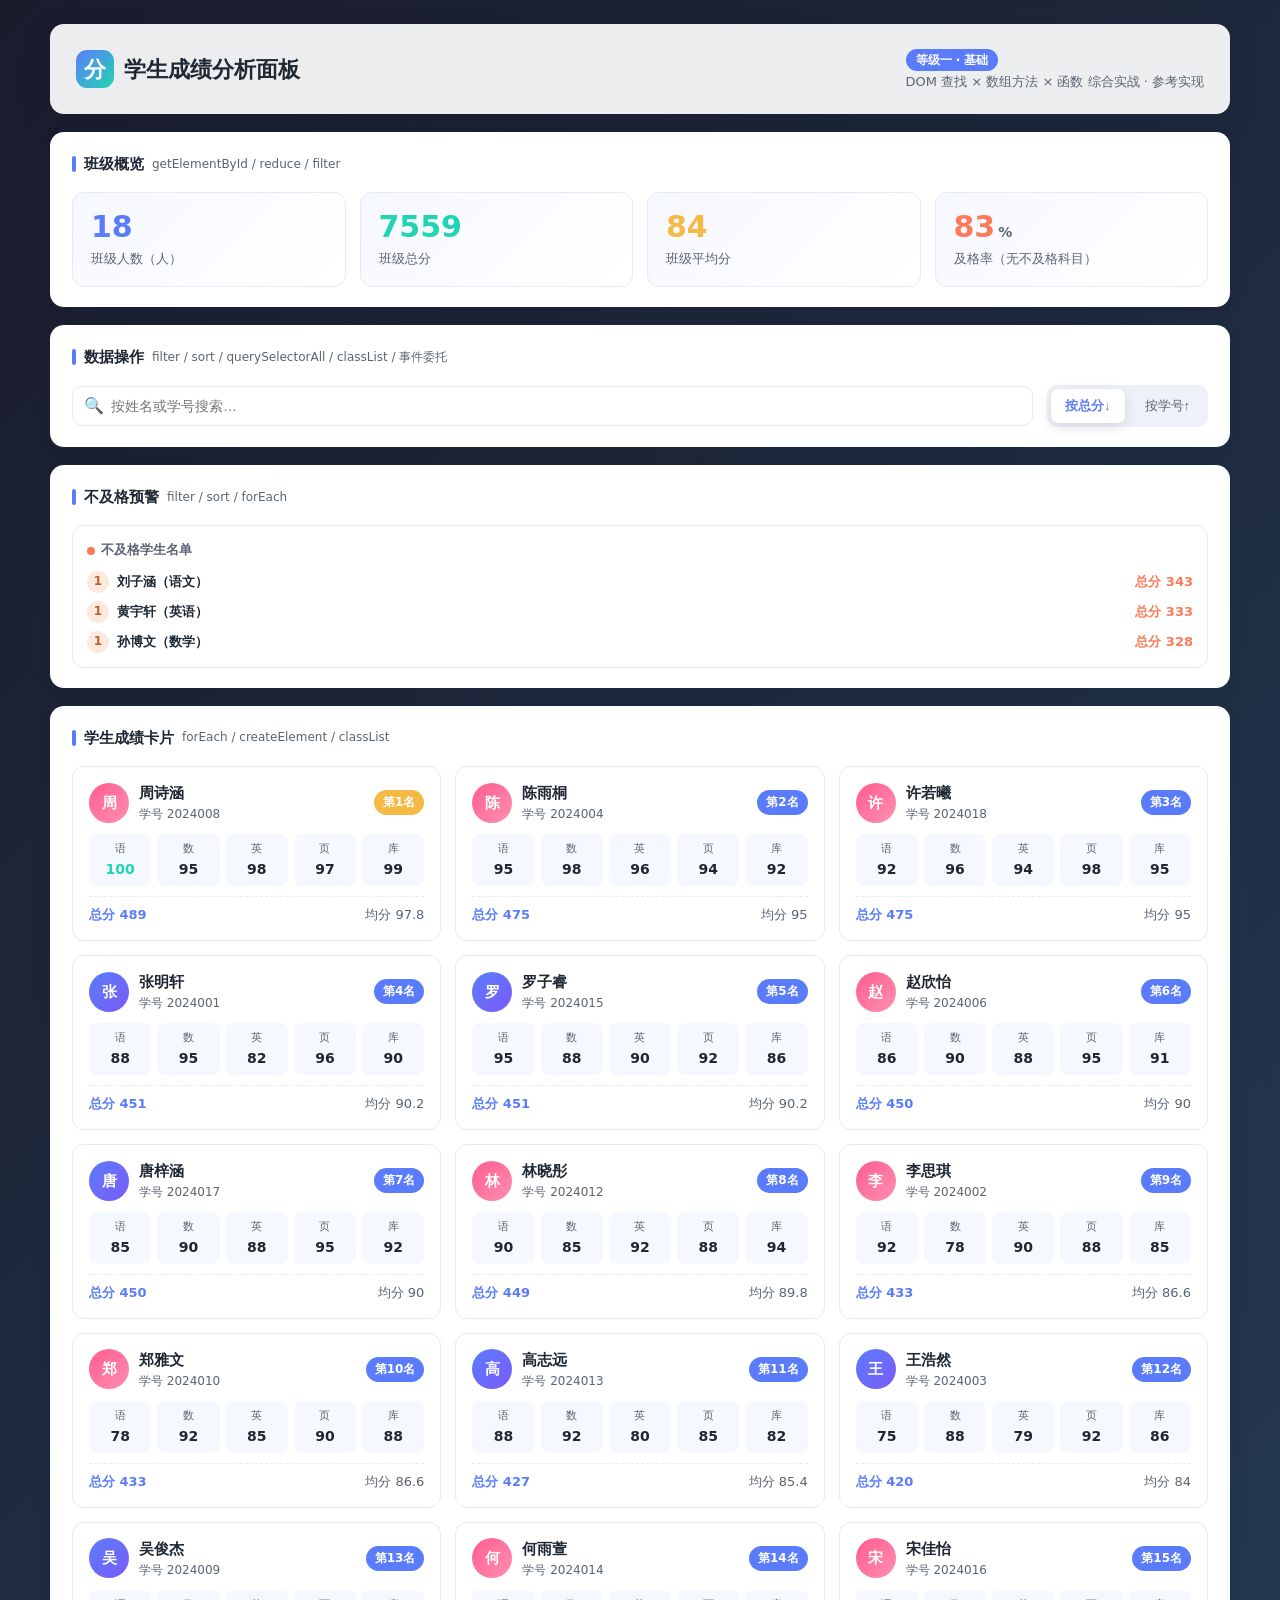
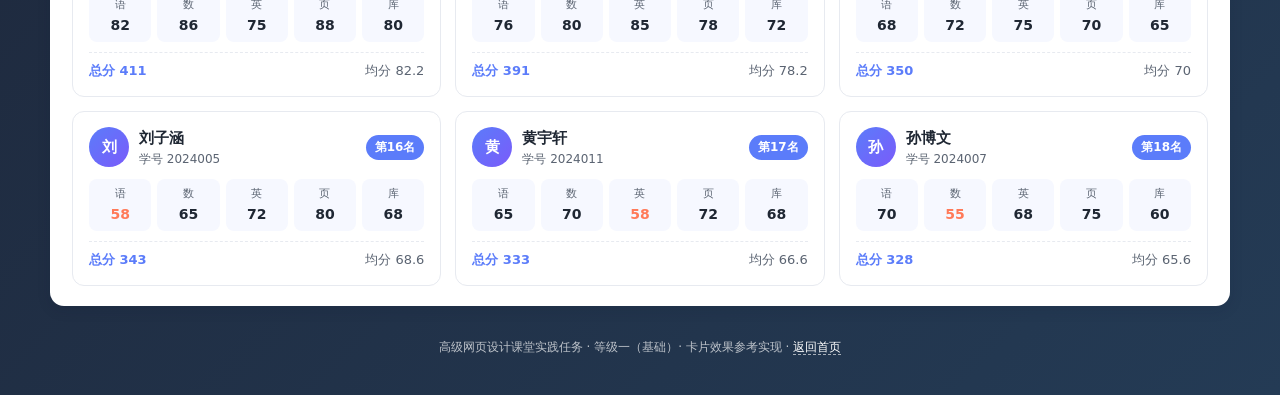
<file: starter-level1-0206+wl.html>
<!DOCTYPE html>
<html lang="zh-CN">
<head>
<meta charset="UTF-8">
<meta name="viewport" content="width=device-width, initial-scale=1.0">
<title>学生成绩分析面板 · 等级一（卡片效果 · 参考实现）</title>
<style>
  /* 样式沿用 starter-level1.html 模板，类名统一加 wl_ 前缀 */
  :root{
    --bg-1:#1a1c2c; --bg-2:#243b55;
    --card:#ffffff; --card-soft:rgba(255,255,255,.92);
    --ink:#1f2733; --ink-soft:#5b6472; --line:#e7eaf0;
    --primary:#5b7cfa; --primary-d:#3f5fd9;
    --accent:#21d4b4; --warn:#ff7a59; --gold:#f5b945; --rose:#ff5d8f;
    --radius:14px; --shadow:0 10px 30px rgba(20,28,48,.18);
    --shadow-sm:0 4px 14px rgba(20,28,48,.12);
  }
  *{box-sizing:border-box;margin:0;padding:0}
  body{font-family:"PingFang SC","Microsoft YaHei","Segoe UI",system-ui,sans-serif;
    background:linear-gradient(135deg,var(--bg-1),var(--bg-2));min-height:100vh;color:var(--ink);line-height:1.6;padding:24px}
  .wl_wrap{max-width:1180px;margin:0 auto}
  header.wl_head{background:var(--card-soft);border-radius:var(--radius);padding:22px 26px;box-shadow:var(--shadow);display:flex;align-items:center;justify-content:space-between;flex-wrap:wrap;gap:12px;margin-bottom:18px}
  .wl_head h1{font-size:22px;display:flex;align-items:center;gap:10px}
  .wl_head h1 .wl_logo{width:38px;height:38px;border-radius:11px;flex:none;background:linear-gradient(135deg,var(--primary),var(--accent));display:grid;place-items:center;color:#fff;font-weight:700}
  .wl_head .wl_sub{color:var(--ink-soft);font-size:13px}
  .wl_tag_level{font-size:12px;font-weight:700;color:#fff;background:var(--primary);padding:4px 10px;border-radius:20px}
  section.wl_block{background:var(--card);border-radius:var(--radius);padding:20px 22px;box-shadow:var(--shadow-sm);margin-bottom:18px}
  .wl_block_title{font-size:15px;font-weight:700;display:flex;align-items:center;gap:8px;margin-bottom:16px;color:var(--ink)}
  .wl_block_title::before{content:"";width:4px;height:16px;border-radius:3px;background:var(--primary)}
  .wl_block_title .wl_hint{font-weight:400;color:var(--ink-soft);font-size:12px}
  .wl_stat_grid{display:grid;grid-template-columns:repeat(4,1fr);gap:14px}
  .wl_stat_card{background:linear-gradient(135deg,#f6f8ff,#fff);border:1px solid var(--line);border-radius:12px;padding:16px 18px;position:relative;overflow:hidden}
  .wl_stat_card .wl_stat_value{font-size:30px;font-weight:800;color:var(--primary);line-height:1.2}
  .wl_stat_card .wl_stat_label{font-size:13px;color:var(--ink-soft);margin-top:4px}
  .wl_stat_card .wl_stat_unit{font-size:14px;color:var(--ink-soft);font-weight:600;margin-left:3px}
  .wl_stat_card.wl_accent .wl_stat_value{color:var(--accent)}
  .wl_stat_card.wl_warn_c .wl_stat_value{color:var(--warn)}
  .wl_stat_card.wl_gold_c .wl_stat_value{color:var(--gold)}
  .wl_controls{display:flex;flex-wrap:wrap;gap:14px;align-items:center;justify-content:space-between}
  .wl_search_box{position:relative;flex:1;min-width:220px}
  .wl_search_box input{width:100%;padding:11px 14px 11px 38px;border:1px solid var(--line);border-radius:10px;font-size:14px;outline:none;transition:border-color .2s}
  .wl_search_box input:focus{border-color:var(--primary)}
  .wl_search_box .wl_ico{position:absolute;left:12px;top:50%;transform:translateY(-50%);color:var(--ink-soft)}
  .wl_btn_group{display:flex;gap:6px;background:#eef1f7;padding:4px;border-radius:10px}
  .wl_btn_group button{border:none;background:transparent;padding:8px 14px;border-radius:7px;font-size:13px;color:var(--ink-soft);cursor:pointer;transition:all .18s}
  .wl_btn_group button.wl_active{background:#fff;color:var(--primary);font-weight:700;box-shadow:var(--shadow-sm)}
  .wl_rank_grid{display:grid;grid-template-columns:1fr;gap:14px}
  .wl_rank_card{border:1px solid var(--line);border-radius:12px;padding:14px;background:#fff}
  .wl_rank_card h4{font-size:13px;color:var(--ink-soft);margin-bottom:10px;display:flex;align-items:center;gap:6px}
  .wl_rank_card h4 .wl_dot{width:8px;height:8px;border-radius:50%;background:var(--primary)}
  .wl_rank_card.wl_fail h4 .wl_dot{background:var(--warn)}
  .wl_rank_list{display:flex;flex-direction:column;gap:8px}
  .wl_rank_row{display:flex;align-items:center;justify-content:space-between;font-size:13px}
  .wl_rank_row .wl_rk{width:22px;height:22px;border-radius:50%;flex:none;display:grid;place-items:center;font-weight:700;font-size:12px;background:#fde9dd;color:#c0602a}
  .wl_rank_row .wl_nm{flex:1;margin:0 8px;font-weight:600}
  .wl_rank_row .wl_vl{font-weight:700;color:var(--warn)}
  .wl_empty{color:var(--ink-soft);font-size:13px;font-style:italic;text-align:center;padding:10px 0}
  .wl_student_grid{display:grid;grid-template-columns:repeat(auto-fill,minmax(320px,1fr));gap:14px}
  .wl_student_card{border:1px solid var(--line);border-radius:12px;padding:14px 16px;background:#fff;transition:transform .18s,box-shadow .18s;cursor:pointer}
  .wl_student_card:hover{transform:translateY(-2px);box-shadow:var(--shadow-sm)}
  .wl_student_card .wl_hd{display:flex;align-items:center;gap:10px;margin-bottom:10px}
  .wl_avatar{width:40px;height:40px;border-radius:50%;flex:none;display:grid;place-items:center;font-weight:700;color:#fff;font-size:15px}
  .wl_avatar.wl_boy{background:linear-gradient(135deg,#5b7cfa,#7a5bfa)}
  .wl_avatar.wl_girl{background:linear-gradient(135deg,#ff5d8f,#ff8fb1)}
  .wl_student_card .wl_name{font-weight:700;font-size:15px}
  .wl_student_card .wl_meta{font-size:12px;color:var(--ink-soft)}
  .wl_student_card .wl_rank_badge{margin-left:auto;font-size:12px;font-weight:700;color:#fff;background:var(--primary);padding:3px 9px;border-radius:20px}
  .wl_student_card .wl_rank_badge.wl_gold{background:var(--gold)}
  .wl_score_grid{display:grid;grid-template-columns:repeat(5,1fr);gap:6px;margin-bottom:10px}
  .wl_score_item{text-align:center;background:#f6f8ff;border-radius:8px;padding:6px 2px}
  .wl_score_item .wl_sbj{font-size:11px;color:var(--ink-soft)}
  .wl_score_item .wl_val{font-size:14px;font-weight:700}
  .wl_score_item .wl_val.wl_fail{color:var(--warn)}
  .wl_score_item .wl_val.wl_full{color:var(--accent)}
  .wl_student_card .wl_ft{display:flex;align-items:center;justify-content:space-between;border-top:1px dashed var(--line);padding-top:8px;font-size:13px}
  .wl_student_card .wl_ft .wl_total{font-weight:800;color:var(--primary)}
  .wl_student_card .wl_ft .wl_avg{color:var(--ink-soft)}
  footer.wl_foot{text-align:center;color:rgba(255,255,255,.7);font-size:12px;padding:14px 0}
  footer.wl_foot a{color:#fff;text-decoration:none;border-bottom:1px dashed rgba(255,255,255,.6)}
  footer.wl_foot a:hover{border-bottom-style:solid}
</style>
</head>
<body>
<div class="wl_wrap">

  <header class="wl_head">
    <h1><span class="wl_logo">分</span>学生成绩分析面板</h1>
    <div>
      <span class="wl_tag_level">等级一 · 基础</span>
      <div class="wl_sub">DOM 查找 × 数组方法 × 函数 综合实战 · 参考实现</div>
    </div>
  </header>

  <!-- 区域1：统计卡片 -->
  <section class="wl_block">
    <div class="wl_block_title">班级概览 <span class="wl_hint">getElementById / reduce / filter</span></div>
    <div class="wl_stat_grid">
      <div class="wl_stat_card"><div class="wl_stat_value" id="wl_statCount">0</div><div class="wl_stat_label">班级人数（人）</div></div>
      <div class="wl_stat_card wl_accent"><div class="wl_stat_value" id="wl_statTotalScore">0</div><div class="wl_stat_label">班级总分</div></div>
      <div class="wl_stat_card wl_gold_c"><div class="wl_stat_value" id="wl_statAvgScore">0</div><div class="wl_stat_label">班级平均分</div></div>
      <div class="wl_stat_card wl_warn_c"><div class="wl_stat_value" id="wl_statPassRate">0<span class="wl_stat_unit">%</span></div><div class="wl_stat_label">及格率（无不及格科目）</div></div>
    </div>
  </section>

  <!-- 区域2：控制区（搜索 + 排序）-->
  <section class="wl_block">
    <div class="wl_block_title">数据操作 <span class="wl_hint">filter / sort / querySelectorAll / classList / 事件委托</span></div>
    <div class="wl_controls">
      <div class="wl_search_box">
        <span class="wl_ico">🔍</span>
        <input type="text" id="wl_searchInput" placeholder="按姓名或学号搜索…">
      </div>
      <div class="wl_btn_group" id="wl_sortBtns">
        <button class="wl_active" data-sort="total">按总分↓</button>
        <button data-sort="id">按学号↑</button>
      </div>
    </div>
  </section>

  <!-- 区域3：不及格预警 -->
  <section class="wl_block">
    <div class="wl_block_title">不及格预警 <span class="wl_hint">filter / sort / forEach</span></div>
    <div class="wl_rank_grid">
      <div class="wl_rank_card wl_fail">
        <h4><span class="wl_dot"></span>不及格学生名单</h4>
        <div class="wl_rank_list" id="wl_failWarningList"></div>
      </div>
    </div>
  </section>

  <!-- 区域4：学生卡片列表 -->
  <section class="wl_block">
    <div class="wl_block_title">学生成绩卡片 <span class="wl_hint">forEach / createElement / classList</span></div>
    <div class="wl_student_grid" id="wl_studentList"></div>
  </section>

  <footer class="wl_foot">高级网页设计课堂实践任务 · 等级一（基础）· 卡片效果参考实现 · <a href="index.html">返回首页</a></footer>
</div>

<script src="data.js"></script>
<script>
/* ============================================================
 * 等级一（基础）· 卡片效果参考实现
 * 数据来源：window.STUDENTS / window.SUBJECTS（见 data.js）
 * 功能：统计卡片 / 学生卡片列表 / 不及格预警 / 搜索 / 排序
 * ============================================================ */
(function () {
  "use strict";
  var wl_STUDENTS = window.STUDENTS;
  var wl_SUBJECTS = window.SUBJECTS;

  var wl_PASS_LINE = 60;   // 及格线

  /* ---------- 工具函数 ---------- */
  // 单科分数的样式类：不及格返回 "wl_fail"，满分返回 "wl_full"，否则 ""
  function wl_scoreClass(v) {
    if (v < wl_PASS_LINE) return "wl_fail";
    if (v >= 100) return "wl_full";
    return "";
  }

  // 学生总分：reduce 累加五科分数
  function wl_getTotal(s) {
    return wl_SUBJECTS.reduce(function (sum, sub) { return sum + s[sub.key]; }, 0);
  }

  // 学生平均分：总分 / 科目数，保留一位小数
  function wl_getAvg(s) {
    return Math.round(wl_getTotal(s) / wl_SUBJECTS.length * 10) / 10;
  }

  // 学生不及格科目数组
  function wl_getFails(s) {
    return wl_SUBJECTS.filter(function (sub) { return s[sub.key] < wl_PASS_LINE; });
  }

  /* ① 渲染统计卡片 —— getElementById + reduce + filter */
  function wl_renderStats(list) {
    var wl_count = list.length;
    var wl_totalScore = list.reduce(function (sum, s) { return sum + wl_getTotal(s); }, 0);
    var wl_avgScore = wl_count ? Math.round(wl_totalScore / (wl_count * wl_SUBJECTS.length) * 10) / 10 : 0;
    var wl_passCount = list.filter(function (s) { return wl_getFails(s).length === 0; }).length;
    var wl_passRate = wl_count ? Math.round(wl_passCount / wl_count * 100) : 0;

    document.getElementById("wl_statCount").textContent = wl_count;
    document.getElementById("wl_statTotalScore").textContent = wl_totalScore;
    document.getElementById("wl_statAvgScore").textContent = wl_avgScore;
    // 及格率元素内部含 <span class="wl_stat_unit">%</span>，只改数字部分
    document.getElementById("wl_statPassRate").firstChild.textContent = wl_passRate;
  }

  /* ② 渲染学生卡片列表 —— forEach + createElement + classList */
  function wl_renderStudentCards(list) {
    var wl_container = document.getElementById("wl_studentList");
    wl_container.innerHTML = "";

    list.forEach(function (s, idx) {
      var wl_card = document.createElement("div");
      wl_card.className = "wl_student_card";
      wl_card.setAttribute("data-id", s.id);

      // 头部：头像 + 姓名 + 学号 + 排名徽章
      var wl_hd = document.createElement("div");
      wl_hd.className = "wl_hd";
      var wl_avatar = document.createElement("div");
      wl_avatar.className = "wl_avatar " + (s.gender === "男" ? "wl_boy" : "wl_girl");
      wl_avatar.textContent = s.name.charAt(0);
      var wl_info = document.createElement("div");
      var wl_name = document.createElement("div");
      wl_name.className = "wl_name";
      wl_name.textContent = s.name;
      var wl_meta = document.createElement("div");
      wl_meta.className = "wl_meta";
      wl_meta.textContent = "学号 " + s.id;
      wl_info.appendChild(wl_name);
      wl_info.appendChild(wl_meta);
      var wl_badge = document.createElement("div");
      wl_badge.className = "wl_rank_badge" + (idx === 0 ? " wl_gold" : "");
      wl_badge.textContent = "第" + (idx + 1) + "名";
      wl_hd.appendChild(wl_avatar);
      wl_hd.appendChild(wl_info);
      wl_hd.appendChild(wl_badge);

      // 五科分数网格
      var wl_grid = document.createElement("div");
      wl_grid.className = "wl_score_grid";
      wl_SUBJECTS.forEach(function (sub) {
        var wl_item = document.createElement("div");
        wl_item.className = "wl_score_item";
        var wl_sbj = document.createElement("div");
        wl_sbj.className = "wl_sbj";
        wl_sbj.textContent = sub.abbr;
        var wl_val = document.createElement("div");
        wl_val.className = "wl_val " + wl_scoreClass(s[sub.key]);
        wl_val.textContent = s[sub.key];
        wl_item.appendChild(wl_sbj);
        wl_item.appendChild(wl_val);
        wl_grid.appendChild(wl_item);
      });

      // 底部：总分 + 均分
      var wl_ft = document.createElement("div");
      wl_ft.className = "wl_ft";
      var wl_total = document.createElement("span");
      wl_total.className = "wl_total";
      wl_total.textContent = "总分 " + wl_getTotal(s);
      var wl_avg = document.createElement("span");
      wl_avg.className = "wl_avg";
      wl_avg.textContent = "均分 " + wl_getAvg(s);
      wl_ft.appendChild(wl_total);
      wl_ft.appendChild(wl_avg);

      wl_card.appendChild(wl_hd);
      wl_card.appendChild(wl_grid);
      wl_card.appendChild(wl_ft);
      wl_container.appendChild(wl_card);
    });
  }

  /* ③ 渲染不及格预警 —— filter + sort + forEach */
  function wl_renderFailWarning(list) {
    var wl_container = document.getElementById("wl_failWarningList");
    wl_container.innerHTML = "";

    var wl_fails = list
      .filter(function (s) { return wl_getFails(s).length > 0; })
      .sort(function (a, b) { return wl_getFails(b).length - wl_getFails(a).length; });

    if (wl_fails.length === 0) {
      wl_container.innerHTML = '<div class="wl_empty">全员通过，无预警</div>';
      return;
    }

    wl_fails.forEach(function (s) {
      var wl_subs = wl_getFails(s);
      var wl_row = document.createElement("div");
      wl_row.className = "wl_rank_row";
      var wl_rk = document.createElement("span");
      wl_rk.className = "wl_rk";
      wl_rk.textContent = wl_subs.length;
      var wl_nm = document.createElement("span");
      wl_nm.className = "wl_nm";
      wl_nm.textContent = s.name + "（" + wl_subs.map(function (sub) { return sub.name; }).join("、") + "）";
      var wl_vl = document.createElement("span");
      wl_vl.className = "wl_vl";
      wl_vl.textContent = "总分 " + wl_getTotal(s);
      wl_row.appendChild(wl_rk);
      wl_row.appendChild(wl_nm);
      wl_row.appendChild(wl_vl);
      wl_container.appendChild(wl_row);
    });
  }

  /* ④ 搜索 —— filter + input 事件（姓名或学号，忽略大小写与空格） */
  function wl_search(keyword) {
    var wl_kw = keyword.trim().toLowerCase();
    if (!wl_kw) return wl_STUDENTS.slice();
    return wl_STUDENTS.filter(function (s) {
      return s.name.toLowerCase().indexOf(wl_kw) !== -1 ||
             s.id.toLowerCase().indexOf(wl_kw) !== -1;
    });
  }

  /* ⑤ 排序 —— sort + slice（by="total" 总分降序；by="id" 学号升序） */
  var wl_currentSort = "total";
  function wl_sortList(list, by) {
    var wl_arr = list.slice();
    if (by === "id") {
      wl_arr.sort(function (a, b) { return a.id > b.id ? 1 : (a.id < b.id ? -1 : 0); });
    } else {
      wl_arr.sort(function (a, b) { return wl_getTotal(b) - wl_getTotal(a); });
    }
    return wl_arr;
  }

  /* ---------- 主刷新流程 ---------- */
  function wl_refresh() {
    var wl_kw = document.getElementById("wl_searchInput").value;
    var wl_data = wl_sortList(wl_search(wl_kw), wl_currentSort);
    wl_renderStats(wl_data);
    wl_renderStudentCards(wl_data);
    wl_renderFailWarning(wl_data);
  }

  /* ---------- 事件绑定 ---------- */
  var wl_timer = null;
  document.getElementById("wl_searchInput").addEventListener("input", function () {
    clearTimeout(wl_timer);
    wl_timer = setTimeout(wl_refresh, 200);
  });

  // 排序按钮：事件委托 + querySelectorAll 切换高亮
  document.getElementById("wl_sortBtns").addEventListener("click", function (e) {
    var wl_btn = e.target.closest("button");
    if (!wl_btn) return;
    wl_currentSort = wl_btn.getAttribute("data-sort");
    this.querySelectorAll("button").forEach(function (b) { b.classList.remove("wl_active"); });
    wl_btn.classList.add("wl_active");
    wl_refresh();
  });

  /* ---------- 初始化 ---------- */
  wl_refresh();
})();
</script>
</body>
</html>
</file>
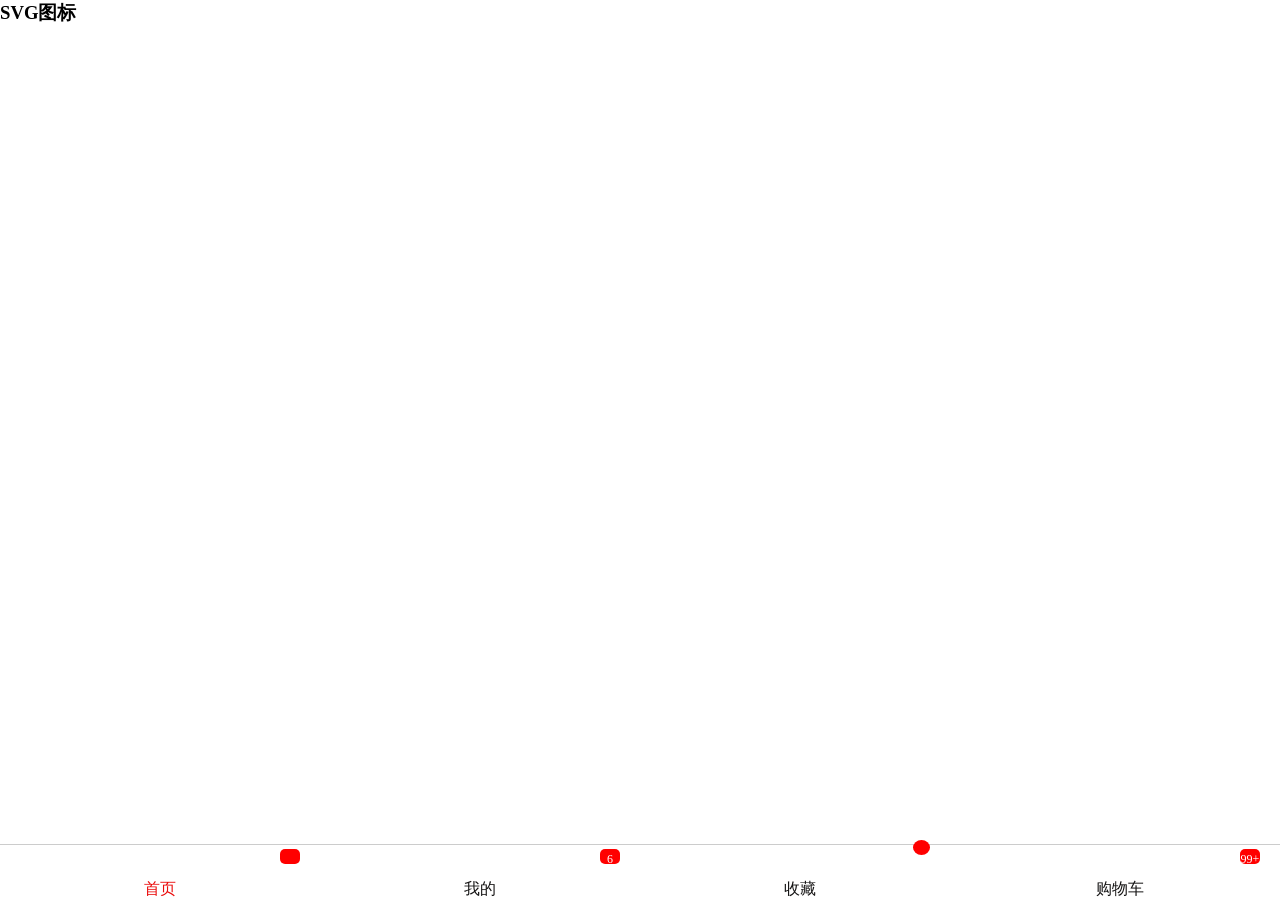
<file: svg005.html>
<!DOCTYPE html>
<html lang="en">
<head>
    <meta charset="UTF-8">
    <meta name="viewport" content="width=device-width, initial-scale=1.0">
    <title>SVG图标</title>
    <script src="https://at.alicdn.com/t/c/font_5231920_l8ad1mom2u.js"></script>
    <link rel="stylesheet" href="./css/svg005.css">
    <style>
</style>
</head>
<body>
   <h3>SVG图标</h3>
    <div class="tab-nav">
        <div class="tab-item active" onclick="changeTab(this)">
            <svg class="icon" aria-hidden="true">
                <use xlink:href="#icon-shouye"></use>
            </svg>
              <span>首页</span>
              <div class="budge-num"id="budge-home"></div>
        </div>
         <div class="tab-item" onclick="changeTab(this)">
            <svg class="icon" aria-hidden="true">
                <use xlink:href="#icon-wode_huaban1"></use>
            </svg>
              <span>我的</span>
              <div class="budge-num"id="budge-my">6</div>
        </div>
         <div class="tab-item" onclick="changeTab(this)">
            <svg class="icon" aria-hidden="true">
                <use xlink:href="#icon-xz"></use>
            </svg>
              <span>收藏</span>
              <div class="budge-dot gray" id="budge-fav"></div>
        </div>
         <div class="tab-item" onclick="changeTab(this)">
            <svg class="icon" aria-hidden="true">
                <use xlink:href="#icon-gouwuche"></use>
            </svg>
              <span>购物车</span>
            <div class="budge-num max" id="budge-cart">99+</div>
    </div>
    <script>
        // 写一个函数，当我点击当天的item时候，颜色发生变化
        function changeTab(current){
            let tabs=document.querySelectorAll('.tab-item');
            for(let i=0;i<tabs.length;i++){
                tabs[i].classList.remove('active');
            }
        //2.给当前点击的加上active高亮
        current.classList.add('active');
        }
    </script>
</body>
</html>
</file>
<file: 9.2.1.css>
/*全局css*/
*{
    margin:0;
    padding:0;
    /* width和height包含内边距和边框 */
    box-sizing:border-box;
}
a{
    text-decoration:none;
    color:#000;
}
ul{
    list-style:none;
}

.page-header{
    /* linear-gradient的属性：方向、颜色1、颜色2 */
background:linear-gradient(135deg,#2a1e9c,#138f43,#b71f1f);
color:#fff;
padding:20px 40px;
text-align:center;
margin-bottom:30px;
}
.page-header h2{
    font-size:36px;
}
.page-main{
    max-width: 960px;
    margin:0 auto;
    padding:0px 20px;
}
.page-main .case{
    background:#fff;
    padding:20px;
    margin-bottom:30px;
    border-radius:5px;
    border:1px solid #ccc;
}
.case-title{
    font-size:24px;
    padding:0px 12px;
    margin-bottom:10px;
    margin-bottom: 20px;
}
/*案例一样式*/
.nav-bar{
    display:flex;
    justify-content:space-between;
    align-items:center;
    background:#1b1818;
    color:#fff;
    padding:10px;
    font-size: 20px;
    font-weight: bold;
    border-radius:5px;
}
.logo{
    font-size:30px;
    font-weight: bold;
    color:#d91717;
    margin-left:20px;
}
。nav-list{
    display:flex;
    justify-content:space-between;
    align-items:center;
    /*弹性布局和网格布局中设置布局*/
    gap: 20px;
}
.nav_list a{
    color:#fff;
    font-weight: bold;
    font-size:18px;
    padding:10px 20px;
    border-radius:5px;
}
.nav_list a:hover{
    background:rgba(255,255, 255, 0.5);
}
.three-columns{
    display:flex;
    justify-content: space-between;
    align-items: center;
    gap: 20px;
    background: #d91717;
    padding:20px;
    border-radius:5px;
}
.three-columns .column{
    background:#625f66;
    padding:20px;
    /*flex:1是剩余空间平均分配*/
    flex:1;
}
.three-columns .column :nth-child(2) {
    background:#1e348c;
}
.three-columns .column :nth-child(3) {
    background:#5c1518;
}
.card-grid{
    display:flex;
    flex-wrap:wrap;
    gap: 20px;
}
.card-grid .card{
    background:#7e7878;
    padding:20px;
    /* flex的属性flex-grow：1是等比例放大
    flex-shrink：1是等比例缩小
    flex-basis：100px是基础宽度*/
    flex:1 1 250px;
    text-align:center;
    transition:transform 0.5s ease-in-out;
}
.card-grid .card:hover{
        /* sale(1.1)是放大1.1倍 */
        transform:scale(1.1) translateY(-10px);
        /* box-shadow是阴影的属性，x轴偏移量，y轴偏移量，模糊半径，阴影颜色 */
        box-shadow: 0 10px 20px rgba(0,0,0,0.5);
    }
    .sidebar{
        display: flex;
        flex-weap: nowrap;
        gap: 20px;
        margin-top: 20px;
        background: #1b1818;
        padding: 20px;
        text-align: center;
        height: 200px; ;
    }
    .sidebar aside{
        flex:0 0 200px;
        border-radius:5px;
        background-color:#1e348c;
        color:#fff; 
    }
    .sidebar div{
        flex:1;
        border-radius:5px;
        background-color:#625f66;
        color:#fff;
    }
</file>
<file: css/svg005.css>
.icon {
  width: 1em;
  height: 1em;
  vertical-align: -0.15em;
  fill: currentColor;
  overflow: hidden;
}
*{
    margin: 0;
    padding: 0;
    box-sizing: border-box;
}
.tab-nav{
    position: fixed;
    bottom: 0;
    left: 0;
    display: flex;
    justify-content: space-between;
    align-items: center;
    background-color: #fff;
    width: 100%;
    border-top: 1px solid #ccc;
}
.tab-item{
    flex:1;
    display: flex;
    flex-direction: column;
    align-items: center;
    justify-content: center;
    color: #151414;
    position: relative;
}
.tab-item svg{
    font-size: 24px;
    margin:5px;
}
.tab-item.active{
    color: #ea0a0a;
}
.budge-dot{
    position: absolute;
    top: -5px;
    right: 30px;
    width: 17px;
    height: 15px;
    background-color: red;
    border-radius: 50%;
}
.budge-num{
    position: absolute;
    top:4px;
    right: 20px;
    min-width: 20px;
    height: 15px;
    background-color: red;
    color: #fff;
    font-size: 12px;
    line-height: 20px;
    text-align: center;
    border-radius: 5px
}
.budge-border{
    position: absolute;
    top: 2px;
    right: 18px;
    width: 10px;
    height: 10px;
    border: 2px solid rgb(20, 22, 24);
    border-radius: 50%;
    background-color: #980be9;
}
/*交集选择器*/
.budge-dot.max{
font-size: 10px;

}
</file>
